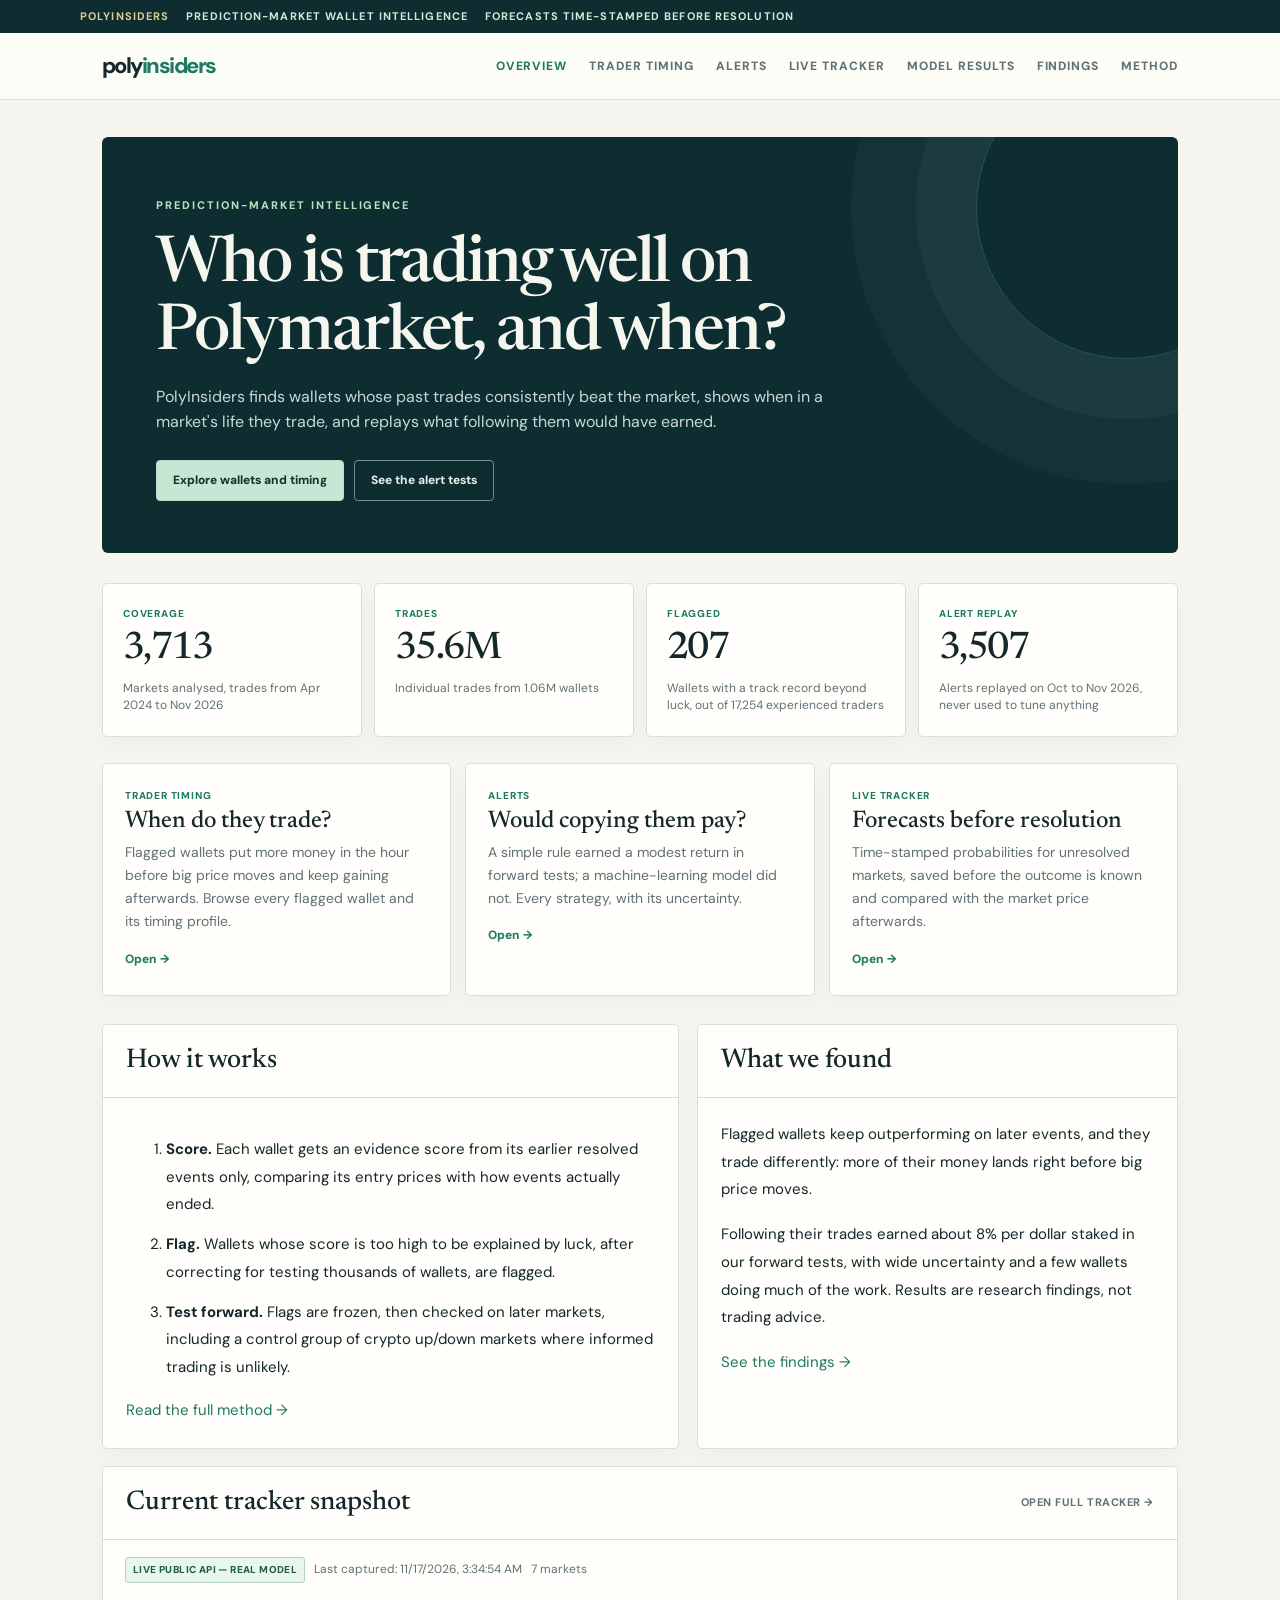
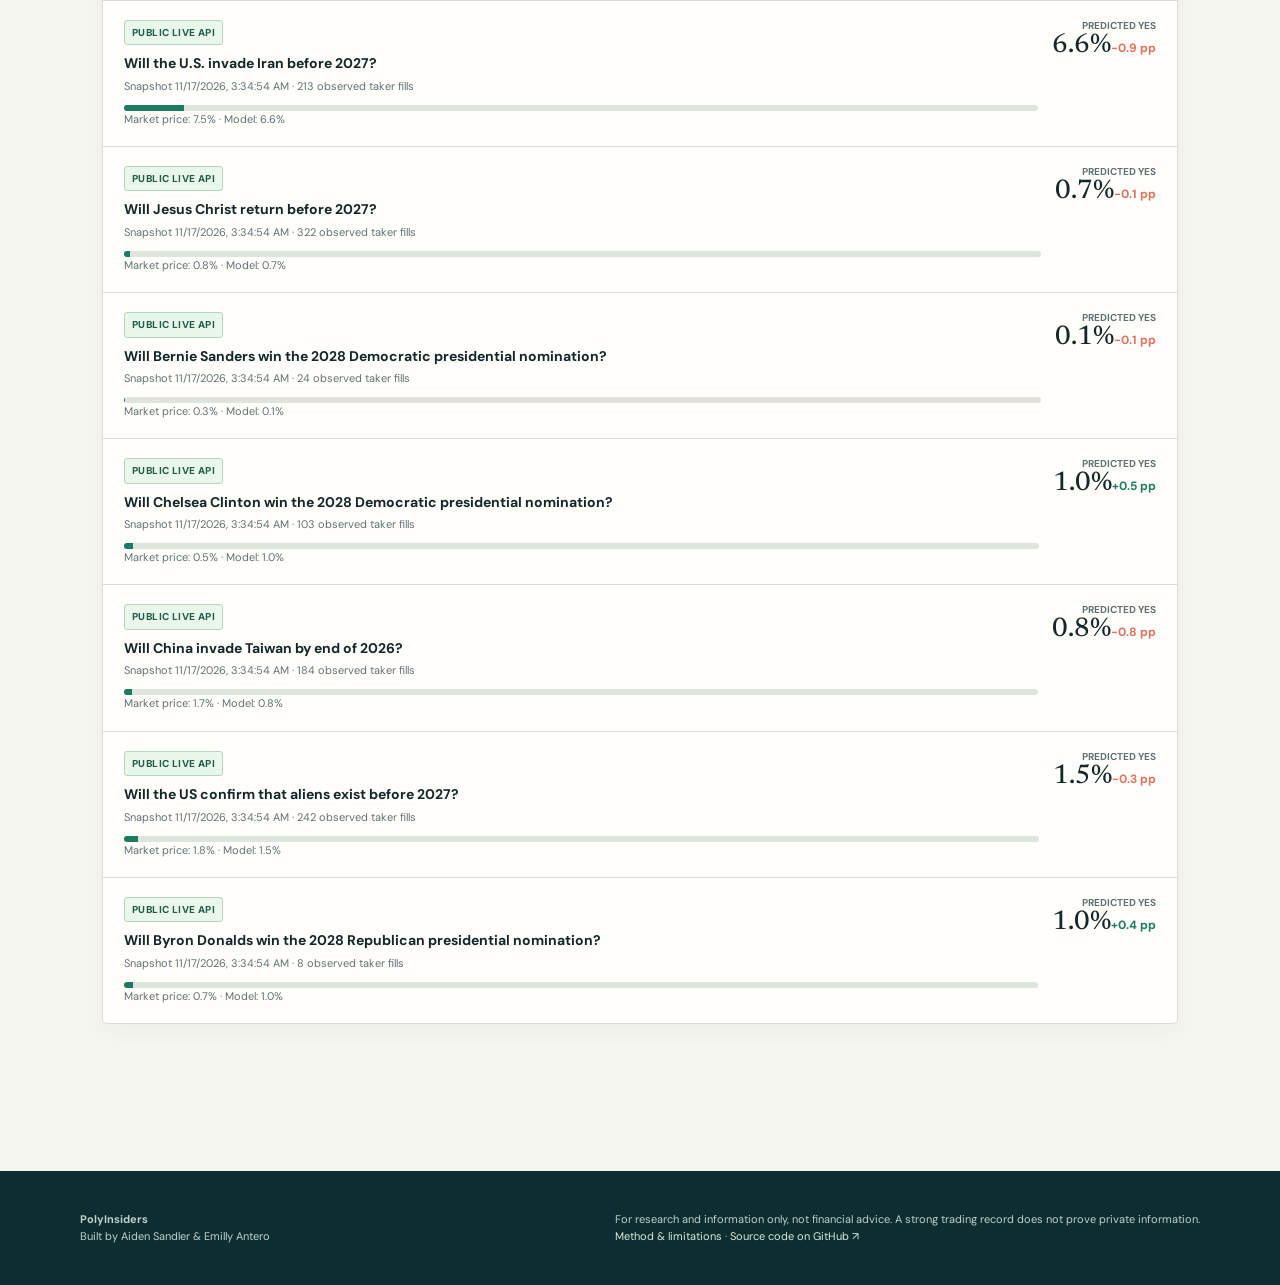
<file: web/index.html>
<!doctype html><html lang="en"><head><meta charset="utf-8"><meta name="viewport" content="width=device-width, initial-scale=1"><meta name="description" content="PolyInsiders tracks Polymarket wallets with unusually strong track records, shows when they trade, and replays what following them would have earned."><title>PolyInsiders | Who is trading well on Polymarket, and when?</title><link rel="stylesheet" href="assets/style.css?v=20261117b"><link rel="icon" href="data:image/svg+xml,%3Csvg xmlns=%27http://www.w3.org/2000/svg%27 viewBox=%270 0 32 32%27%3E%3Crect width=%2732%27 height=%2732%27 rx=%276%27 fill=%27%230e2f2a%27/%3E%3Ctext x=%2716%27 y=%2723%27 font-family=%27Georgia,serif%27 font-size=%2720%27 font-weight=%27bold%27 text-anchor=%27middle%27 fill=%27%2343c59e%27%3Ep%3C/text%3E%3C/svg%3E">
<style>.cards{display:grid;grid-template-columns:repeat(3,minmax(0,1fr));gap:14px;margin:8px 0 28px}.card{display:block;border:1px solid var(--border);background:var(--panel);border-radius:5px;padding:24px 22px;box-shadow:var(--shadow);color:inherit}.card:hover{text-decoration:none;border-color:#8fb59c}.card h3{font:500 24px 'Newsreader',Georgia,serif;margin:6px 0 8px}.card p{margin:0 0 12px;font-size:14px;line-height:1.65;color:var(--muted)}.card .go{font-size:12px;font-weight:800;color:var(--green)}@media(max-width:820px){.cards{grid-template-columns:1fr}}.steps{counter-reset:s}.steps li{margin-bottom:12px}</style></head><body><div id="ticker"></div><div id="hdr"></div><main>
<section class="hero"><span class="eyebrow">Prediction-market intelligence</span><h1>Who is trading well on Polymarket, and when?</h1><p>PolyInsiders finds wallets whose past trades consistently beat the market, shows when in a market's life they trade, and replays what following them would have earned.</p><div class="actions"><a class="btn" href="timing.html">Explore wallets and timing</a><a class="btn secondary" href="alerts.html">See the alert tests</a></div></section>
<div class="kpis"><div class="metric"><div class="tag">Coverage</div><div class="val">3,713</div><div class="lbl">Markets analysed, trades from Apr 2024 to Nov 2026</div></div><div class="metric"><div class="tag">Trades</div><div class="val">35.6M</div><div class="lbl">Individual trades from 1.06M wallets</div></div><div class="metric"><div class="tag">Flagged</div><div class="val">207</div><div class="lbl">Wallets with a track record beyond luck, out of 17,254 experienced traders</div></div><div class="metric"><div class="tag">Alert replay</div><div class="val">3,507</div><div class="lbl">Alerts replayed on Oct to Nov 2026, never used to tune anything</div></div></div>
<div class="cards"><a class="card" href="timing.html"><div class="tag" style="font-size:10px;font-weight:800;letter-spacing:.08em;color:var(--green);text-transform:uppercase">Trader timing</div><h3>When do they trade?</h3><p>Flagged wallets put more money in the hour before big price moves and keep gaining afterwards. Browse every flagged wallet and its timing profile.</p><span class="go">Open →</span></a><a class="card" href="alerts.html"><div class="tag" style="font-size:10px;font-weight:800;letter-spacing:.08em;color:var(--green);text-transform:uppercase">Alerts</div><h3>Would copying them pay?</h3><p>A simple rule earned a modest return in forward tests; a machine-learning model did not. Every strategy, with its uncertainty.</p><span class="go">Open →</span></a><a class="card" href="tracker.html"><div class="tag" style="font-size:10px;font-weight:800;letter-spacing:.08em;color:var(--green);text-transform:uppercase">Live tracker</div><h3>Forecasts before resolution</h3><p>Time-stamped probabilities for unresolved markets, saved before the outcome is known and compared with the market price afterwards.</p><span class="go">Open →</span></a></div>
<section class="grid"><div class="panel"><div class="hd"><h2>How it works</h2></div><div class="bd prose"><ol class="steps"><li><strong>Score.</strong> Each wallet gets an evidence score from its earlier resolved events only, comparing its entry prices with how events actually ended.</li><li><strong>Flag.</strong> Wallets whose score is too high to be explained by luck, after correcting for testing thousands of wallets, are flagged.</li><li><strong>Test forward.</strong> Flags are frozen, then checked on later markets, including a control group of crypto up/down markets where informed trading is unlikely.</li></ol><a href="methodology.html">Read the full method →</a></div></div>
<div class="panel"><div class="hd"><h2>What we found</h2></div><div class="bd prose"><p>Flagged wallets keep outperforming on later events, and they trade differently: more of their money lands right before big price moves.</p><p>Following their trades earned about 8% per dollar staked in our forward tests, with wide uncertainty and a few wallets doing much of the work. Results are research findings, not trading advice.</p><a href="findings.html">See the findings →</a></div></div></section>
<section class="panel"><div class="hd"><h2>Current tracker snapshot</h2><a href="tracker.html" class="sub">Open full tracker →</a></div><div id="live-status" class="statusline" style="padding:0 22px"></div><div id="market-feed"></div></section>
</main><div id="ftr"></div><script src="assets/app.js?v=20261117b"></script><script>layout('index.html');loadLive();</script></body></html>
</file>
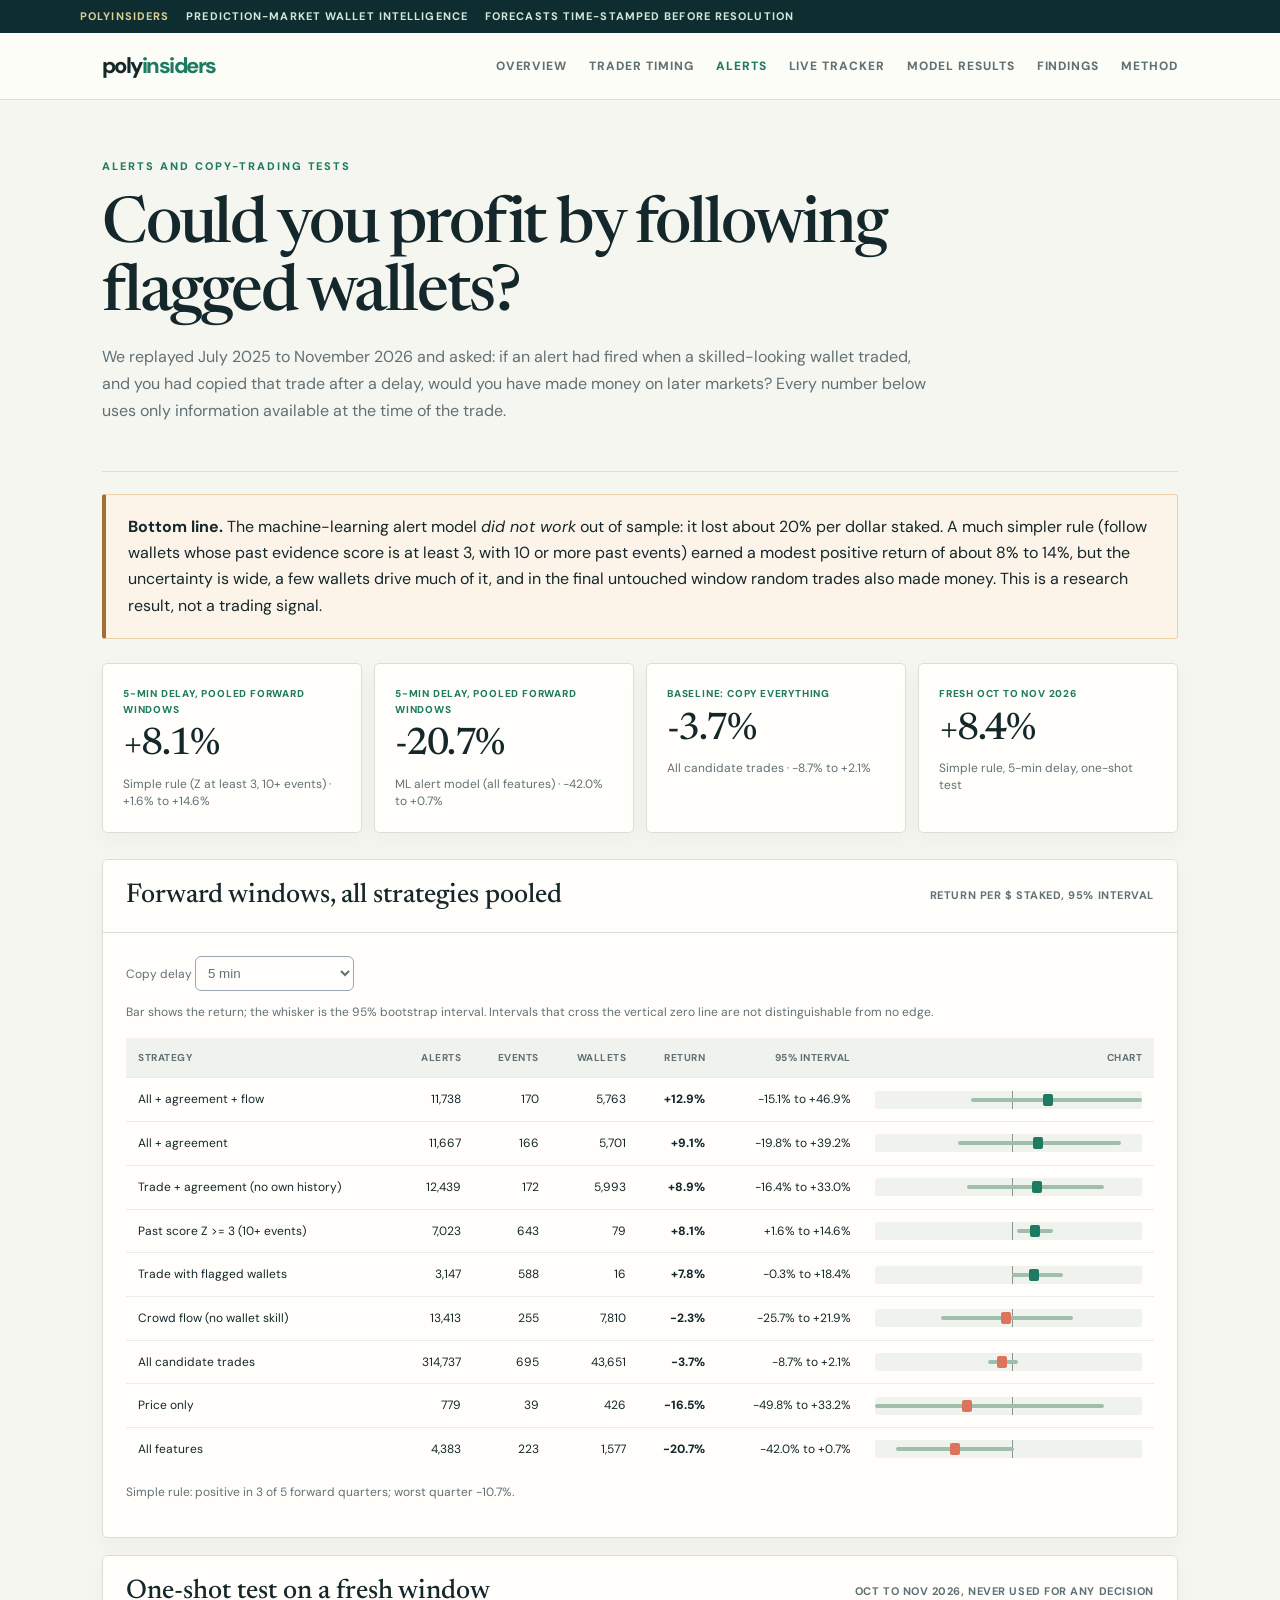
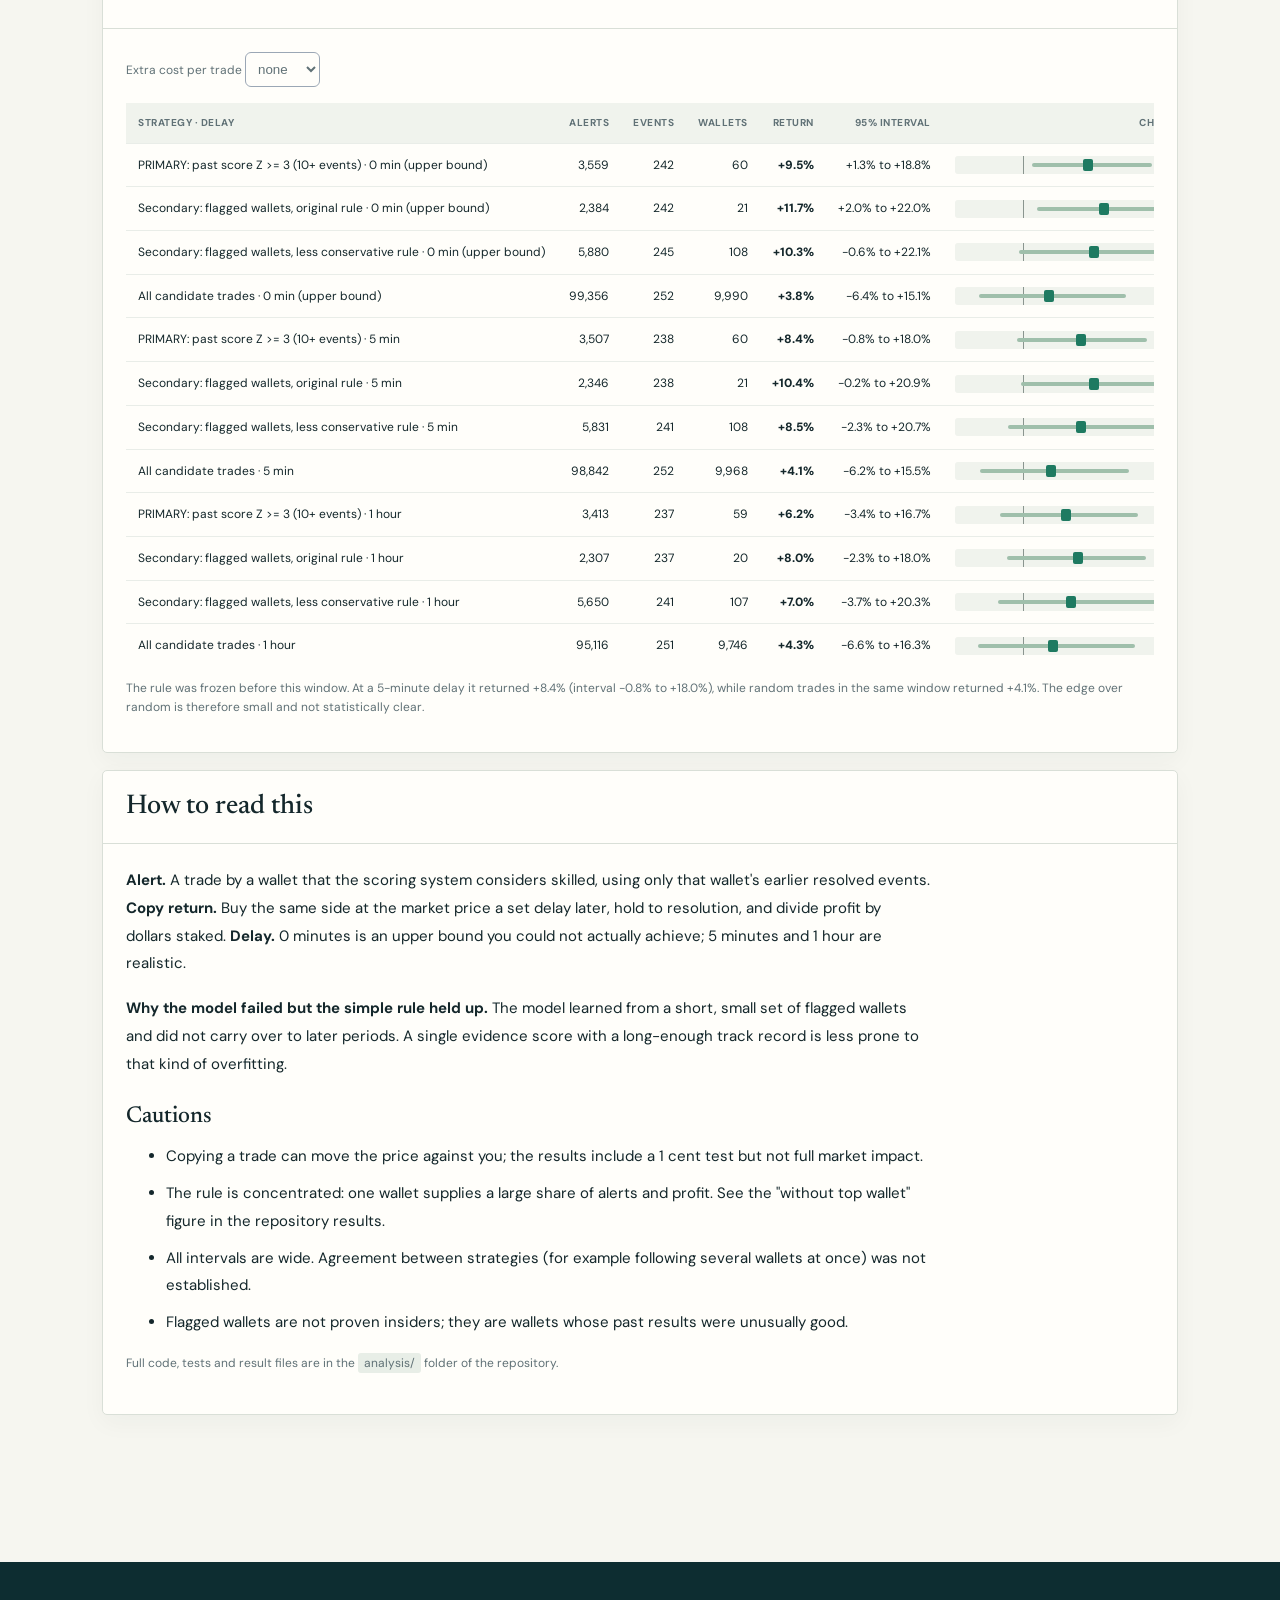
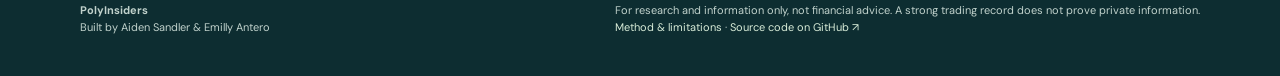
<file: web/alerts.html>
<!doctype html>
<html lang="en">
<head>
<meta charset="utf-8">
<meta name="viewport" content="width=device-width,initial-scale=1">
<title>PolyInsiders | Alerts and copy-trading tests</title>
<link rel="stylesheet" href="assets/style.css?v=20261117b"><link rel="icon" href="data:image/svg+xml,%3Csvg xmlns=%27http://www.w3.org/2000/svg%27 viewBox=%270 0 32 32%27%3E%3Crect width=%2732%27 height=%2732%27 rx=%276%27 fill=%27%230e2f2a%27/%3E%3Ctext x=%2716%27 y=%2723%27 font-family=%27Georgia,serif%27 font-size=%2720%27 font-weight=%27bold%27 text-anchor=%27middle%27 fill=%27%2343c59e%27%3Ep%3C/text%3E%3C/svg%3E">
<style>
.ci{position:relative;height:18px;background:#f0f3ed;border-radius:3px;min-width:220px}
.ci .zero{position:absolute;top:0;bottom:0;width:1px;background:#8a958f}
.ci .rng{position:absolute;top:7px;height:4px;background:#9fbfab;border-radius:2px}
.ci .pt{position:absolute;top:3px;width:10px;height:12px;margin-left:-5px;background:var(--green);border-radius:2px}
.ci .pt.neg{background:var(--coral)}
td.num{font-variant-numeric:tabular-nums}
.sel{margin:0 0 16px;display:flex;gap:12px;flex-wrap:wrap;align-items:center;font-size:12px;color:var(--muted)}
.sel select{padding:8px;border:1px solid #9ba7b5;border-radius:6px;background:transparent;color:inherit}
</style>
</head>
<body>
<div id="ticker"></div>
<div id="hdr"></div>
<main>
<div class="pagehead">
<span class="eyebrow">Alerts and copy-trading tests</span>
<h1>Could you profit by following flagged wallets?</h1>
<p class="lead">
We replayed July 2025 to November 2026 and asked: if an alert had fired when a skilled-looking wallet traded,
and you had copied that trade after a delay, would you have made money on later markets?
Every number below uses only information available at the time of the trade.
</p>
</div>

<div class="callout warning"><p><strong>Bottom line.</strong>
The machine-learning alert model <em>did not work</em> out of sample: it lost about 20% per dollar staked.
A much simpler rule (follow wallets whose past evidence score is at least 3, with 10 or more past events)
earned a modest positive return of about 8% to 14%, but the uncertainty is wide, a few wallets drive much of it,
and in the final untouched window random trades also made money. This is a research result, not a trading signal.</p></div>

<div class="kpis" id="kpis"></div>

<section class="panel"><div class="hd"><h2>Forward windows, all strategies pooled</h2><span class="sub">Return per $ staked, 95% interval</span></div>
<div class="bd">
<div class="sel"><label>Copy delay <select id="delay"></select></label>
<span>Bar shows the return; the whisker is the 95% bootstrap interval. Intervals that cross the vertical zero line are not distinguishable from no edge.</span></div>
<div class="tw"><table id="pool"></table></div>
<p class="small" id="poolnote"></p>
</div></section>

<section class="panel"><div class="hd"><h2>One-shot test on a fresh window</h2><span class="sub">Oct to Nov 2026, never used for any decision</span></div>
<div class="bd">
<div class="sel"><label>Extra cost per trade <select id="slip"><option value="0">none</option><option value="0.01">1 cent</option></select></label></div>
<div class="tw"><table id="fresh"></table></div>
<p class="small">The rule was frozen before this window. At a 5-minute delay it returned +8.4% (interval -0.8% to +18.0%), while random trades in the same window returned +4.1%. The edge over random is therefore small and not statistically clear.</p>
</div></section>

<section class="panel"><div class="hd"><h2>How to read this</h2></div><div class="bd prose">
<p><strong>Alert.</strong> A trade by a wallet that the scoring system considers skilled, using only that wallet's earlier resolved events.
<strong>Copy return.</strong> Buy the same side at the market price a set delay later, hold to resolution, and divide profit by dollars staked.
<strong>Delay.</strong> 0 minutes is an upper bound you could not actually achieve; 5 minutes and 1 hour are realistic.</p>
<p><strong>Why the model failed but the simple rule held up.</strong> The model learned from a short, small set of flagged wallets and did not carry over to later periods.
A single evidence score with a long-enough track record is less prone to that kind of overfitting.</p>
<h3>Cautions</h3>
<ul>
<li>Copying a trade can move the price against you; the results include a 1 cent test but not full market impact.</li>
<li>The rule is concentrated: one wallet supplies a large share of alerts and profit. See the "without top wallet" figure in the repository results.</li>
<li>All intervals are wide. Agreement between strategies (for example following several wallets at once) was not established.</li>
<li>Flagged wallets are not proven insiders; they are wallets whose past results were unusually good.</li>
</ul>
<p class="small">Full code, tests and result files are in the <span class="inline-code">analysis/</span> folder of the repository.</p>
</div></section>
</main>
<div id="ftr"></div>
<script src="assets/app.js?v=20261117b"></script>
<script>
layout('alerts.html');
const P=(v)=>(v>=0?'+':'')+fmt(v*100,1)+'%';
function whisker(r,lo,hi,rng){const sc=v=>Math.max(0,Math.min(100,(v-rng[0])/(rng[1]-rng[0])*100));
 return '<div class="ci"><div class="zero" style="left:'+sc(0)+'%"></div><div class="rng" style="left:'+sc(lo)+'%;width:'+(sc(hi)-sc(lo))+'%"></div><div class="pt'+(r<0?' neg':'')+'" style="left:'+sc(r)+'%"></div></div>'}
function table(el,rows,cols,label){
 const lo=Math.min(-.1,...rows.map(r=>r.roi_lo)),hi=Math.max(.1,...rows.map(r=>r.roi_hi));
 el.innerHTML='<thead><tr><th>'+label+'</th><th>Alerts</th><th>Events</th><th>Wallets</th><th>Return</th><th>95% interval</th><th style="min-width:240px">Chart</th></tr></thead><tbody>'+
 rows.map(r=>'<tr><td>'+esc(r.strategy)+'</td><td class="num">'+num(r.alerts)+'</td><td class="num">'+num(r.events)+'</td><td class="num">'+num(r.wallets)+'</td><td class="num"><strong>'+P(r.roi)+'</strong></td><td class="num">'+P(r.roi_lo)+' to '+P(r.roi_hi)+'</td><td>'+whisker(r.roi,r.roi_lo,r.roi_hi,[lo,hi])+'</td></tr>').join('')+'</tbody>';
}
getJSON('data/alerts.json').then(D=>{
 const delays=[...new Set(D.pooled.map(r=>r.delay))];
 $('delay').innerHTML=delays.map(d=>'<option'+(d==='5 min'?' selected':'')+'>'+esc(d)+'</option>').join('');
 const draw=()=>{const d=$('delay').value;const rows=D.pooled.filter(r=>r.delay===d).sort((a,b)=>b.roi-a.roi);table($('pool'),rows,0,'Strategy');
  const w=rows.find(r=>r.strategy.startsWith('Past score'));$('poolnote').textContent=w?('Simple rule: positive in '+w.windows_positive+' of '+w.windows+' forward quarters; worst quarter '+P(w.worst_window_roi)+'.'):''};
 $('delay').onchange=draw;draw();
 const m5=D.pooled.filter(r=>r.delay==='5 min');const g=n=>m5.find(r=>r.strategy.startsWith(n));
 const k=[['Simple rule (Z at least 3, 10+ events)',g('Past score'),'5-min delay, pooled forward windows'],['ML alert model (all features)',g('All features'),'5-min delay, pooled forward windows'],['All candidate trades',g('All candidate'),'Baseline: copy everything']];
 $('kpis').innerHTML=k.map(([t,r,s])=>'<div class="metric"><div class="tag">'+esc(s)+'</div><div class="val">'+P(r.roi)+'</div><div class="lbl">'+esc(t)+' · '+P(r.roi_lo)+' to '+P(r.roi_hi)+'</div></div>').join('')+'<div class="metric"><div class="tag">Fresh Oct to Nov 2026</div><div class="val">'+P(D.fresh.find(r=>r.strategy.startsWith('PRIMARY')&&r.delay==='5 min'&&r.slippage===0).roi)+'</div><div class="lbl">Simple rule, 5-min delay, one-shot test</div></div>';
 const drawF=()=>{const s=Number($('slip').value);const rows=D.fresh.filter(r=>r.slippage===s).map(r=>({...r,strategy:r.strategy+' · '+r.delay}));table($('fresh'),rows,0,'Strategy · delay')};
 $('slip').onchange=drawF;drawF();
}).catch(e=>{$('kpis').textContent='Cannot load alerts.json: '+e.message});
</script>
</body></html>
</file>
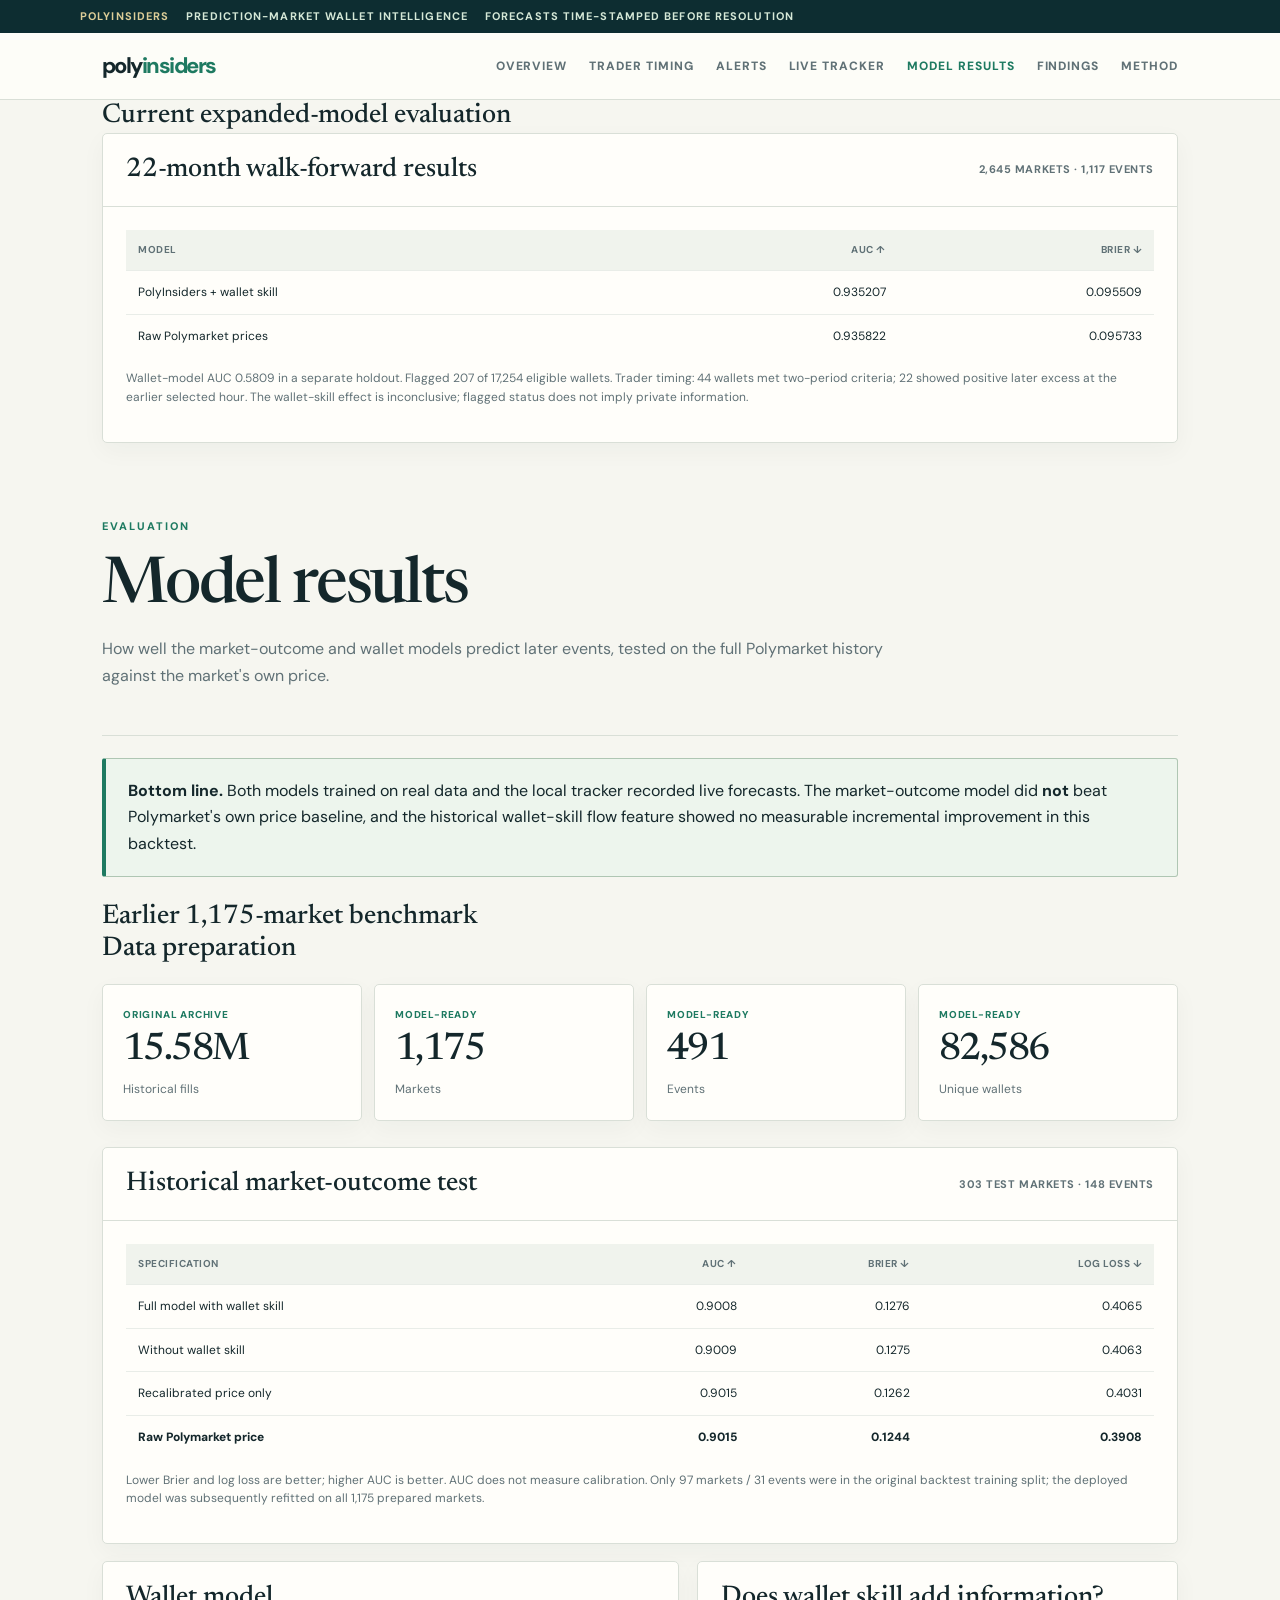
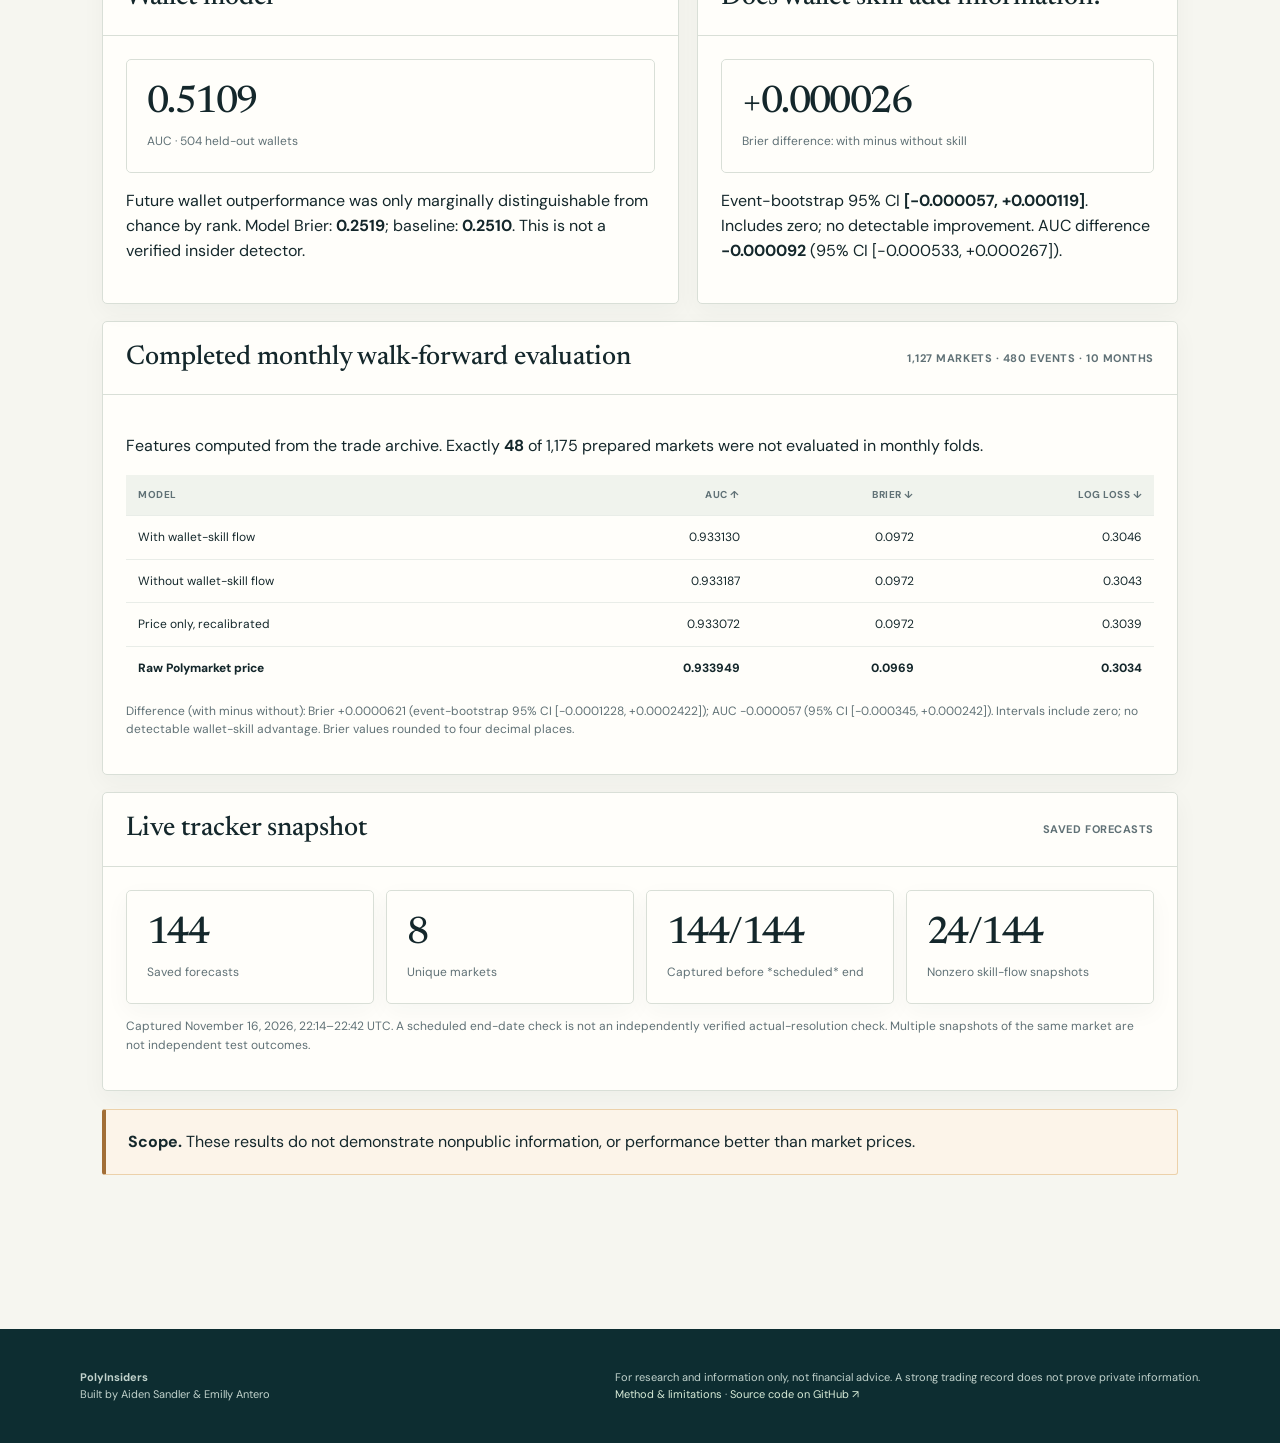
<file: web/empirical.html>
<!doctype html><html lang="en"><head><meta charset="utf-8"><meta name="viewport" content="width=device-width, initial-scale=1"><title>PolyInsiders | Real Results</title><link rel="stylesheet" href="assets/style.css?v=20261117b"><link rel="icon" href="data:image/svg+xml,%3Csvg xmlns=%27http://www.w3.org/2000/svg%27 viewBox=%270 0 32 32%27%3E%3Crect width=%2732%27 height=%2732%27 rx=%276%27 fill=%27%230e2f2a%27/%3E%3Ctext x=%2716%27 y=%2723%27 font-family=%27Georgia,serif%27 font-size=%2720%27 font-weight=%27bold%27 text-anchor=%27middle%27 fill=%27%2343c59e%27%3Ep%3C/text%3E%3C/svg%3E"></head><body><div id="ticker"></div><div id="hdr"></div><main><!-- FINAL-EXPANDED -->
<h2 class="sectiontitle">Current expanded-model evaluation</h2>
<div class="panel">
<div class="hd">
<h2>22-month walk-forward results</h2>
<span class="sub">2,645 markets · 1,117 events</span>
</div>
<div class="bd">
<div class="tw">
<table>
<thead><tr><th>Model</th><th>AUC ↑</th><th>Brier ↓</th></tr></thead>
<tbody>
<tr><td>PolyInsiders + wallet skill</td><td>0.935207</td><td>0.095509</td></tr>
<tr><td>Raw Polymarket prices</td><td>0.935822</td><td>0.095733</td></tr>
</tbody>
</table>
</div>
<p class="small">
Wallet-model AUC 0.5809 in a separate holdout.
Flagged 207 of 17,254 eligible wallets.
Trader timing: 44 wallets met two-period criteria;
22 showed positive later excess at the earlier selected hour.
The wallet-skill effect is inconclusive; flagged status
does not imply private information.
</p>
</div></div>



<div class="pagehead"><span class="eyebrow">Evaluation</span><h1>Model results</h1><p class="lead">How well the market-outcome and wallet models predict later events, tested on the full Polymarket history against the market's own price.</p></div>
<div class="callout"><p><strong>Bottom line.</strong> Both models trained on real data and the local tracker recorded live forecasts. The market-outcome model did <strong>not</strong> beat Polymarket's own price baseline, and the historical wallet-skill flow feature showed no measurable incremental improvement in this backtest.</p></div>
<h2 class="sectiontitle">Earlier 1,175-market benchmark</h2><h2 class="sectiontitle">Data preparation</h2><div class="kpis"><div class="metric"><div class="tag">Original archive</div><div class="val">15.58M</div><div class="lbl">Historical fills</div></div><div class="metric"><div class="tag">Model-ready</div><div class="val">1,175</div><div class="lbl">Markets</div></div><div class="metric"><div class="tag">Model-ready</div><div class="val">491</div><div class="lbl">Events</div></div><div class="metric"><div class="tag">Model-ready</div><div class="val">82,586</div><div class="lbl">Unique wallets</div></div></div>
<div class="panel"><div class="hd"><h2>Historical market-outcome test</h2><span class="sub">303 test markets · 148 events</span></div><div class="bd"><div class="tw"><table><thead><tr><th>Specification</th><th>AUC ↑</th><th>Brier ↓</th><th>Log loss ↓</th></tr></thead><tbody><tr><td>Full model with wallet skill</td><td>0.9008</td><td>0.1276</td><td>0.4065</td></tr><tr><td>Without wallet skill</td><td>0.9009</td><td>0.1275</td><td>0.4063</td></tr><tr><td>Recalibrated price only</td><td>0.9015</td><td>0.1262</td><td>0.4031</td></tr><tr><td><strong>Raw Polymarket price</strong></td><td><strong>0.9015</strong></td><td><strong>0.1244</strong></td><td><strong>0.3908</strong></td></tr></tbody></table></div><p class="small">Lower Brier and log loss are better; higher AUC is better. AUC does not measure calibration. Only 97 markets / 31 events were in the original backtest training split; the deployed model was subsequently refitted on all 1,175 prepared markets.</p></div></div>
<div class="grid"><div class="panel"><div class="hd"><h2>Wallet model</h2></div><div class="bd"><div class="metric" style="box-shadow:none"><div class="val">0.5109</div><div class="lbl">AUC · 504 held-out wallets</div></div><p>Future wallet outperformance was only marginally distinguishable from chance by rank. Model Brier: <strong>0.2519</strong>; baseline: <strong>0.2510</strong>. This is not a verified insider detector.</p></div></div><div class="panel"><div class="hd"><h2>Does wallet skill add information?</h2></div><div class="bd"><div class="metric" style="box-shadow:none"><div class="val">+0.000026</div><div class="lbl">Brier difference: with minus without skill</div></div><p>Event-bootstrap 95% CI <strong>[-0.000057, +0.000119]</strong>. Includes zero; no detectable improvement. AUC difference <strong>-0.000092</strong> (95% CI [-0.000533, +0.000267]).</p></div></div></div>
<div class="panel"><div class="hd"><h2>Completed monthly walk-forward evaluation</h2><span class="sub">1,127 markets · 480 events · 10 months</span></div><div class="bd"><p>Features computed from the trade archive. Exactly <strong>48</strong> of 1,175 prepared markets were not evaluated in monthly folds.</p><div class="tw"><table><thead><tr><th>Model</th><th>AUC ↑</th><th>Brier ↓</th><th>Log loss ↓</th></tr></thead><tbody><tr><td>With wallet-skill flow</td><td>0.933130</td><td>0.0972</td><td>0.3046</td></tr><tr><td>Without wallet-skill flow</td><td>0.933187</td><td>0.0972</td><td>0.3043</td></tr><tr><td>Price only, recalibrated</td><td>0.933072</td><td>0.0972</td><td>0.3039</td></tr><tr><td><strong>Raw Polymarket price</strong></td><td><strong>0.933949</strong></td><td><strong>0.0969</strong></td><td><strong>0.3034</strong></td></tr></tbody></table></div><p class="small">Difference (with minus without): Brier +0.0000621 (event-bootstrap 95% CI [-0.0001228, +0.0002422]); AUC -0.000057 (95% CI [-0.000345, +0.000242]). Intervals include zero; no detectable wallet-skill advantage. Brier values rounded to four decimal places.</p></div></div>
<div class="panel"><div class="hd"><h2>Live tracker snapshot</h2><span class="sub">Saved forecasts</span></div><div class="bd"><div class="kpis" style="margin:0"><div class="metric"><div class="val">144</div><div class="lbl">Saved forecasts</div></div><div class="metric"><div class="val">8</div><div class="lbl">Unique markets</div></div><div class="metric"><div class="val">144/144</div><div class="lbl">Captured before *scheduled* end</div></div><div class="metric"><div class="val">24/144</div><div class="lbl">Nonzero skill-flow snapshots</div></div></div><p class="small" style="margin-top:13px">Captured November 16, 2026, 22:14–22:42 UTC. A scheduled end-date check is not an independently verified actual-resolution check. Multiple snapshots of the same market are not independent test outcomes.</p></div></div>

<div class="callout warning"><p><strong>Scope.</strong> These results do not demonstrate nonpublic information, or performance better than market prices.</p></div>
</main><div id="ftr"></div><script src="assets/app.js?v=20261117b"></script><script>layout('empirical.html');getJSON('data/walk_forward_evaluation.json').then(r=>{let el=document.getElementById('walk-forward-status');if(!el)return;let src=String(r.model_provenance_source||'not recorded');let metrics=r.metrics||{};let a=metrics.with_skill||{};let b=metrics.raw_market_price||{};el.innerHTML='<p><strong>Fold results file found.</strong> '+esc(r.n_monthly_folds)+' monthly folds; '+esc(r.evaluated_markets)+' test markets; '+esc(r.evaluated_events)+' test events. Provenance: '+esc(src)+'.</p><p>With skill — Brier '+esc(a.brier)+'; AUC '+esc(a.auc)+'. Raw public price — Brier '+esc(b.brier)+'; AUC '+esc(b.auc)+'.</p><p class="small">Historical backtest only; validate the source and output before reporting. This does not score live prospective events.</p>';}).catch(()=>{});</script></body></html>
</file>
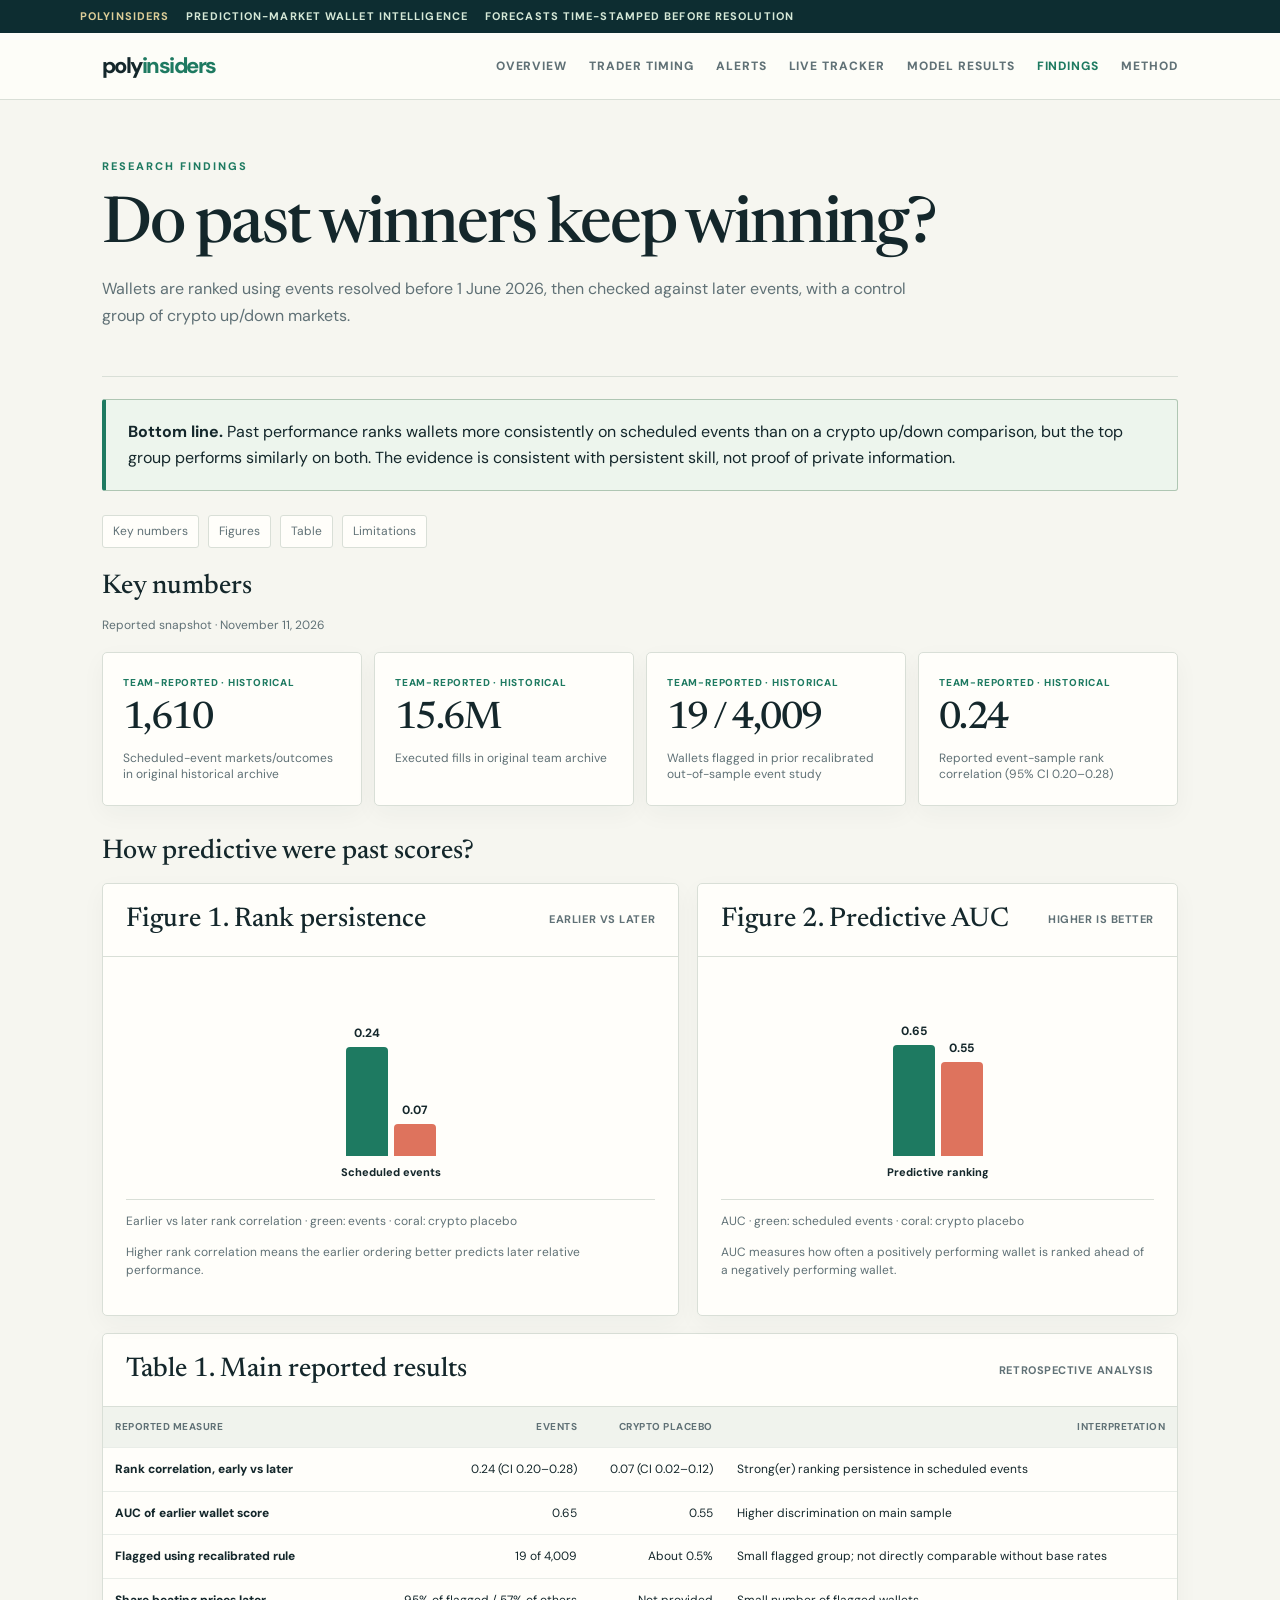
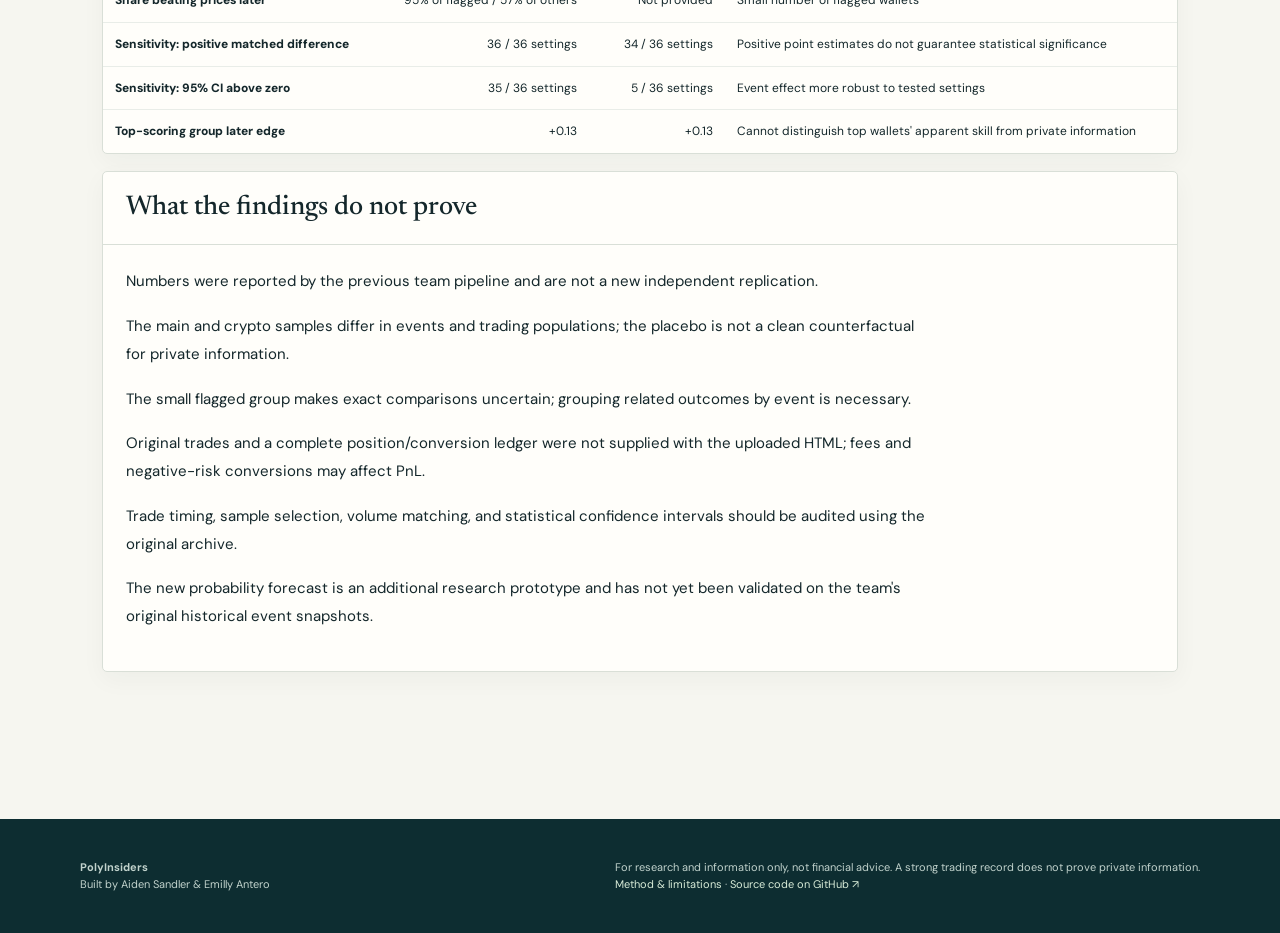
<file: web/findings.html>
<!doctype html><html lang="en"><head><meta charset="utf-8"><meta name="viewport" content="width=device-width, initial-scale=1"><title>PolyInsiders | Findings</title><link rel="stylesheet" href="assets/style.css?v=20261117b"><link rel="icon" href="data:image/svg+xml,%3Csvg xmlns=%27http://www.w3.org/2000/svg%27 viewBox=%270 0 32 32%27%3E%3Crect width=%2732%27 height=%2732%27 rx=%276%27 fill=%27%230e2f2a%27/%3E%3Ctext x=%2716%27 y=%2723%27 font-family=%27Georgia,serif%27 font-size=%2720%27 font-weight=%27bold%27 text-anchor=%27middle%27 fill=%27%2343c59e%27%3Ep%3C/text%3E%3C/svg%3E"></head><body><div id="ticker"></div><div id="hdr"></div><main>



<div class="pagehead"><span class="eyebrow">Research findings</span><h1>Do past winners keep winning?</h1><p class="lead">Wallets are ranked using events resolved before 1 June 2026, then checked against later events, with a control group of crypto up/down markets.</p></div>
<div class="callout"><p><strong>Bottom line.</strong> <span id="history-summary">Previous results showed persistent differences in wallet performance; this is not proof of private information.</span></p></div>
<div class="toc"><a href="#numbers">Key numbers</a><a href="#figures">Figures</a><a href="#table">Table</a><a href="#caveats">Limitations</a></div>
<h2 id="numbers" class="sectiontitle">Key numbers</h2><p class="small">Reported snapshot · <span id="reported-at"></span></p><div id="hist-kpis" class="kpis"></div>
<h2 id="figures" class="sectiontitle" style="margin:30px 0 14px">How predictive were past scores?</h2><div class="grid"><div class="panel"><div class="hd"><h2>Figure 1. Rank persistence</h2><span class="sub">Earlier vs later</span></div><div class="bd"><div id="rank-chart"></div><p class="small">Higher rank correlation means the earlier ordering better predicts later relative performance.</p></div></div><div class="panel"><div class="hd"><h2>Figure 2. Predictive AUC</h2><span class="sub">Higher is better</span></div><div class="bd"><div id="auc-chart"></div><p class="small">AUC measures how often a positively performing wallet is ranked ahead of a negatively performing wallet.</p></div></div></div>
<section class="panel" id="table"><div class="hd"><h2>Table 1. Main reported results</h2><span class="sub">Retrospective analysis</span></div><div id="result-table"></div></section>
<section class="panel" id="caveats"><div class="hd"><h2>What the findings do not prove</h2></div><div class="bd prose" id="scope-notes"></div></section>

</main><div id="ftr"></div><script src="assets/app.js?v=20261117b"></script><script>layout('findings.html');renderHistory();</script></body></html>
</file>
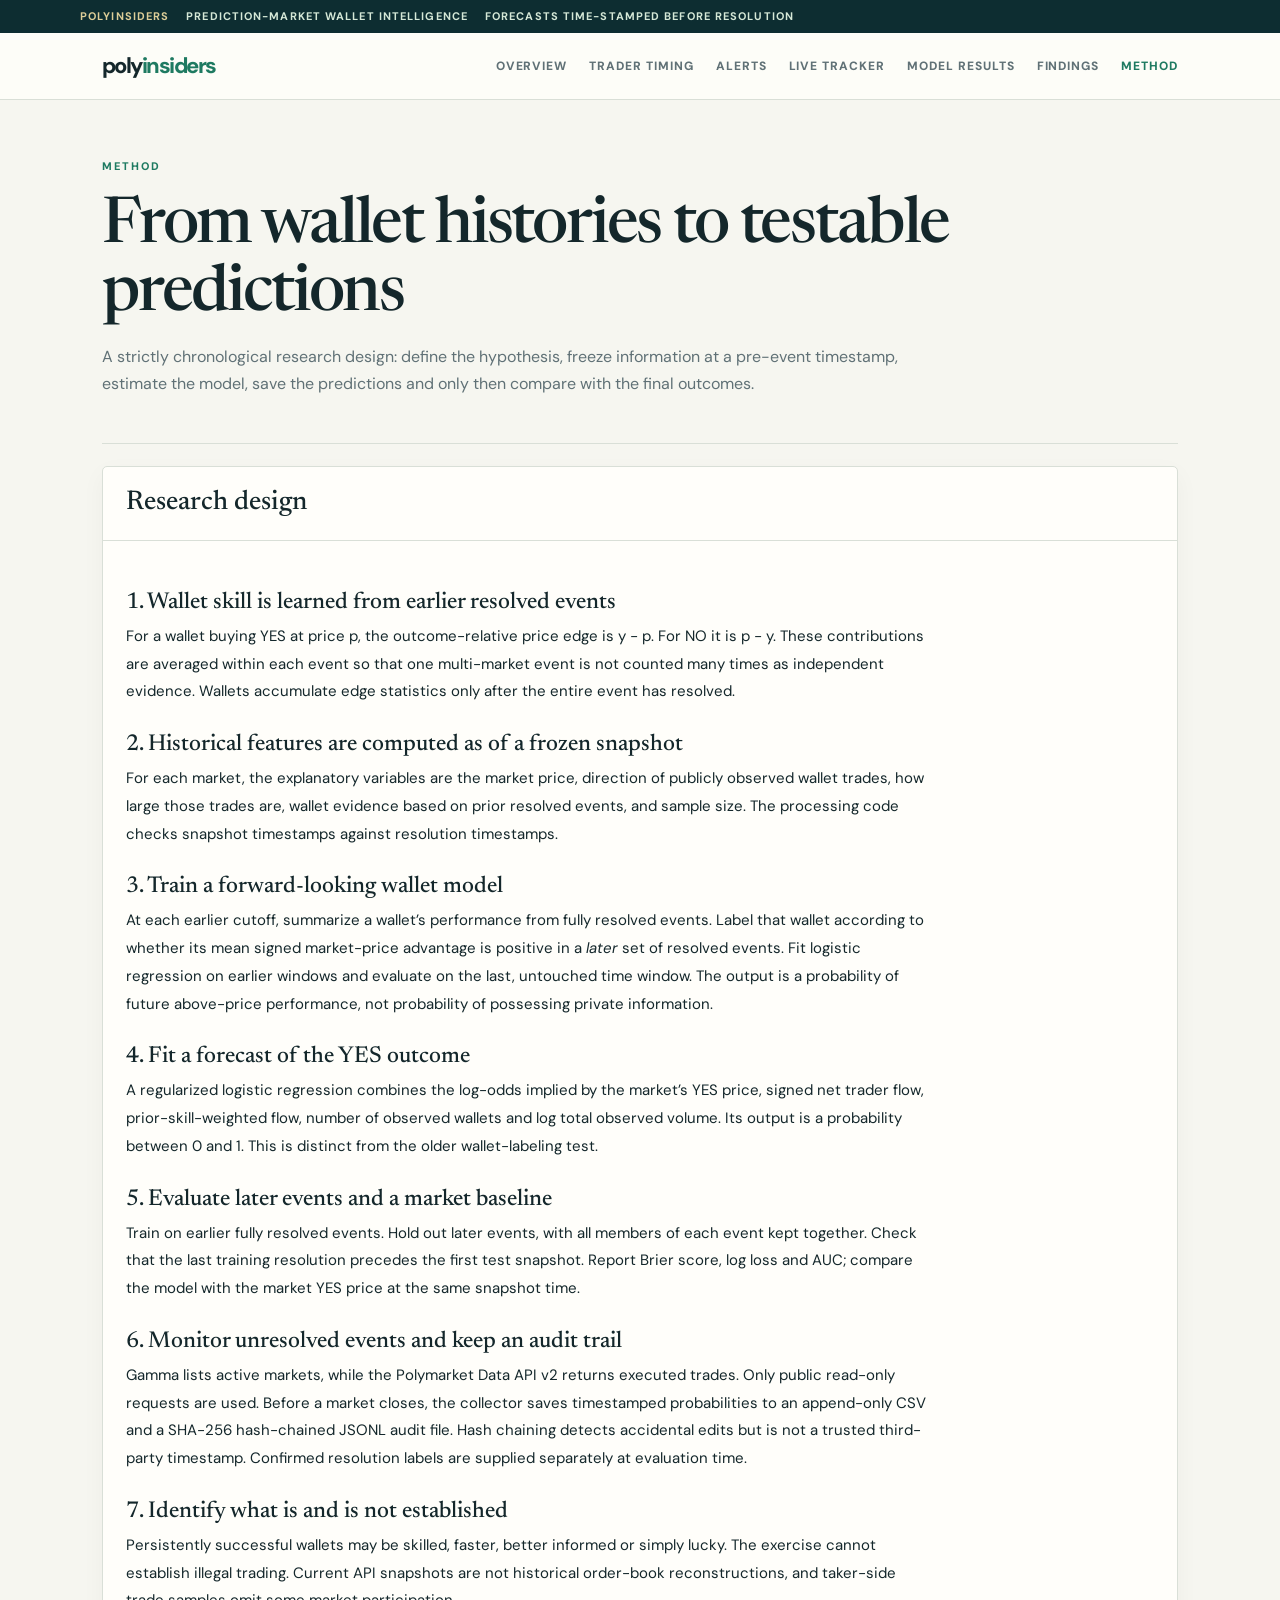
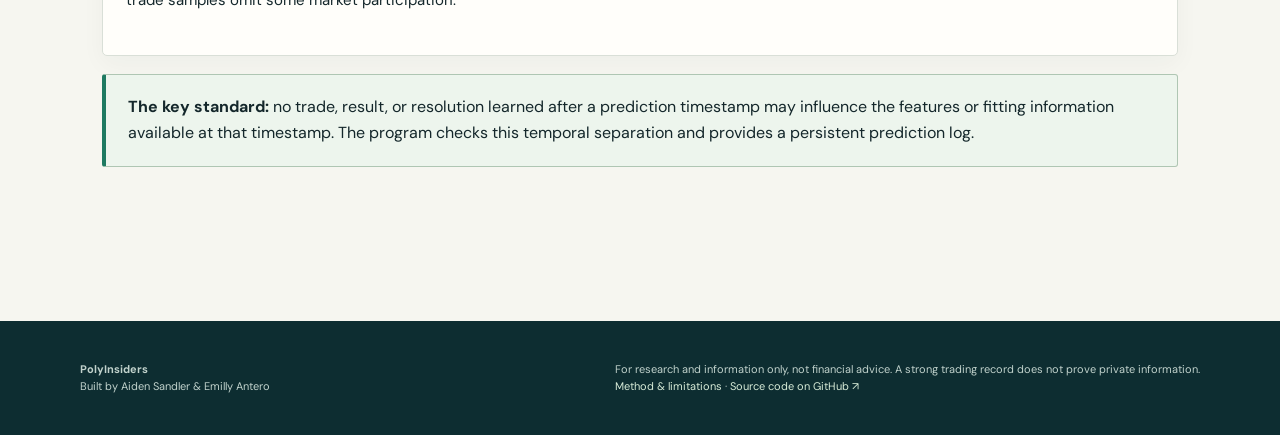
<file: web/methodology.html>
<!doctype html><html lang="en"><head><meta charset="utf-8"><meta name="viewport" content="width=device-width, initial-scale=1"><title>PolyInsiders | Method and Limitations</title><link rel="stylesheet" href="assets/style.css?v=20261117b"><link rel="icon" href="data:image/svg+xml,%3Csvg xmlns=%27http://www.w3.org/2000/svg%27 viewBox=%270 0 32 32%27%3E%3Crect width=%2732%27 height=%2732%27 rx=%276%27 fill=%27%230e2f2a%27/%3E%3Ctext x=%2716%27 y=%2723%27 font-family=%27Georgia,serif%27 font-size=%2720%27 font-weight=%27bold%27 text-anchor=%27middle%27 fill=%27%2343c59e%27%3Ep%3C/text%3E%3C/svg%3E"></head><body><div id="ticker"></div><div id="hdr"></div><main>
<div class="pagehead"><span class="eyebrow">Method</span><h1>From wallet histories to testable predictions</h1><p class="lead">A strictly chronological research design: define the hypothesis, freeze information at a pre-event timestamp, estimate the model, save the predictions and only then compare with the final outcomes.</p></div>
<div class="panel"><div class="hd"><h2>Research design</h2></div><div class="bd prose">
<h3>1. Wallet skill is learned from earlier resolved events</h3><p>For a wallet buying YES at price p, the outcome-relative price edge is y − p. For NO it is p − y. These contributions are averaged within each event so that one multi-market event is not counted many times as independent evidence. Wallets accumulate edge statistics only after the entire event has resolved.</p>
<h3>2. Historical features are computed as of a frozen snapshot</h3><p>For each market, the explanatory variables are the market price, direction of publicly observed wallet trades, how large those trades are, wallet evidence based on prior resolved events, and sample size. The processing code checks snapshot timestamps against resolution timestamps.</p>
<h3>3. Train a forward-looking wallet model</h3><p>At each earlier cutoff, summarize a wallet’s performance from fully resolved events. Label that wallet according to whether its mean signed market-price advantage is positive in a <em>later</em> set of resolved events. Fit logistic regression on earlier windows and evaluate on the last, untouched time window. The output is a probability of future above-price performance, not probability of possessing private information.</p><h3>4. Fit a forecast of the YES outcome</h3><p>A regularized logistic regression combines the log-odds implied by the market’s YES price, signed net trader flow, prior-skill-weighted flow, number of observed wallets and log total observed volume. Its output is a probability between 0 and 1. This is distinct from the older wallet-labeling test.</p>
<h3>5. Evaluate later events and a market baseline</h3><p>Train on earlier fully resolved events. Hold out later events, with all members of each event kept together. Check that the last training resolution precedes the first test snapshot. Report Brier score, log loss and AUC; compare the model with the market YES price at the same snapshot time.</p>
<h3>6. Monitor unresolved events and keep an audit trail</h3><p>Gamma lists active markets, while the Polymarket Data API v2 returns executed trades. Only public read-only requests are used. Before a market closes, the collector saves timestamped probabilities to an append-only CSV and a SHA-256 hash-chained JSONL audit file. Hash chaining detects accidental edits but is not a trusted third-party timestamp. Confirmed resolution labels are supplied separately at evaluation time.</p>
<h3>7. Identify what is and is not established</h3><p>Persistently successful wallets may be skilled, faster, better informed or simply lucky. The exercise cannot establish illegal trading. Current API snapshots are not historical order-book reconstructions, and taker-side trade samples omit some market participation.</p>
</div></div><div class="callout"><p><strong>The key standard:</strong> no trade, result, or resolution learned after a prediction timestamp may influence the features or fitting information available at that timestamp. The program checks this temporal separation and provides a persistent prediction log.</p></div>
</main><div id="ftr"></div><script src="assets/app.js?v=20261117b"></script><script>layout('methodology.html');</script></body></html>
</file>
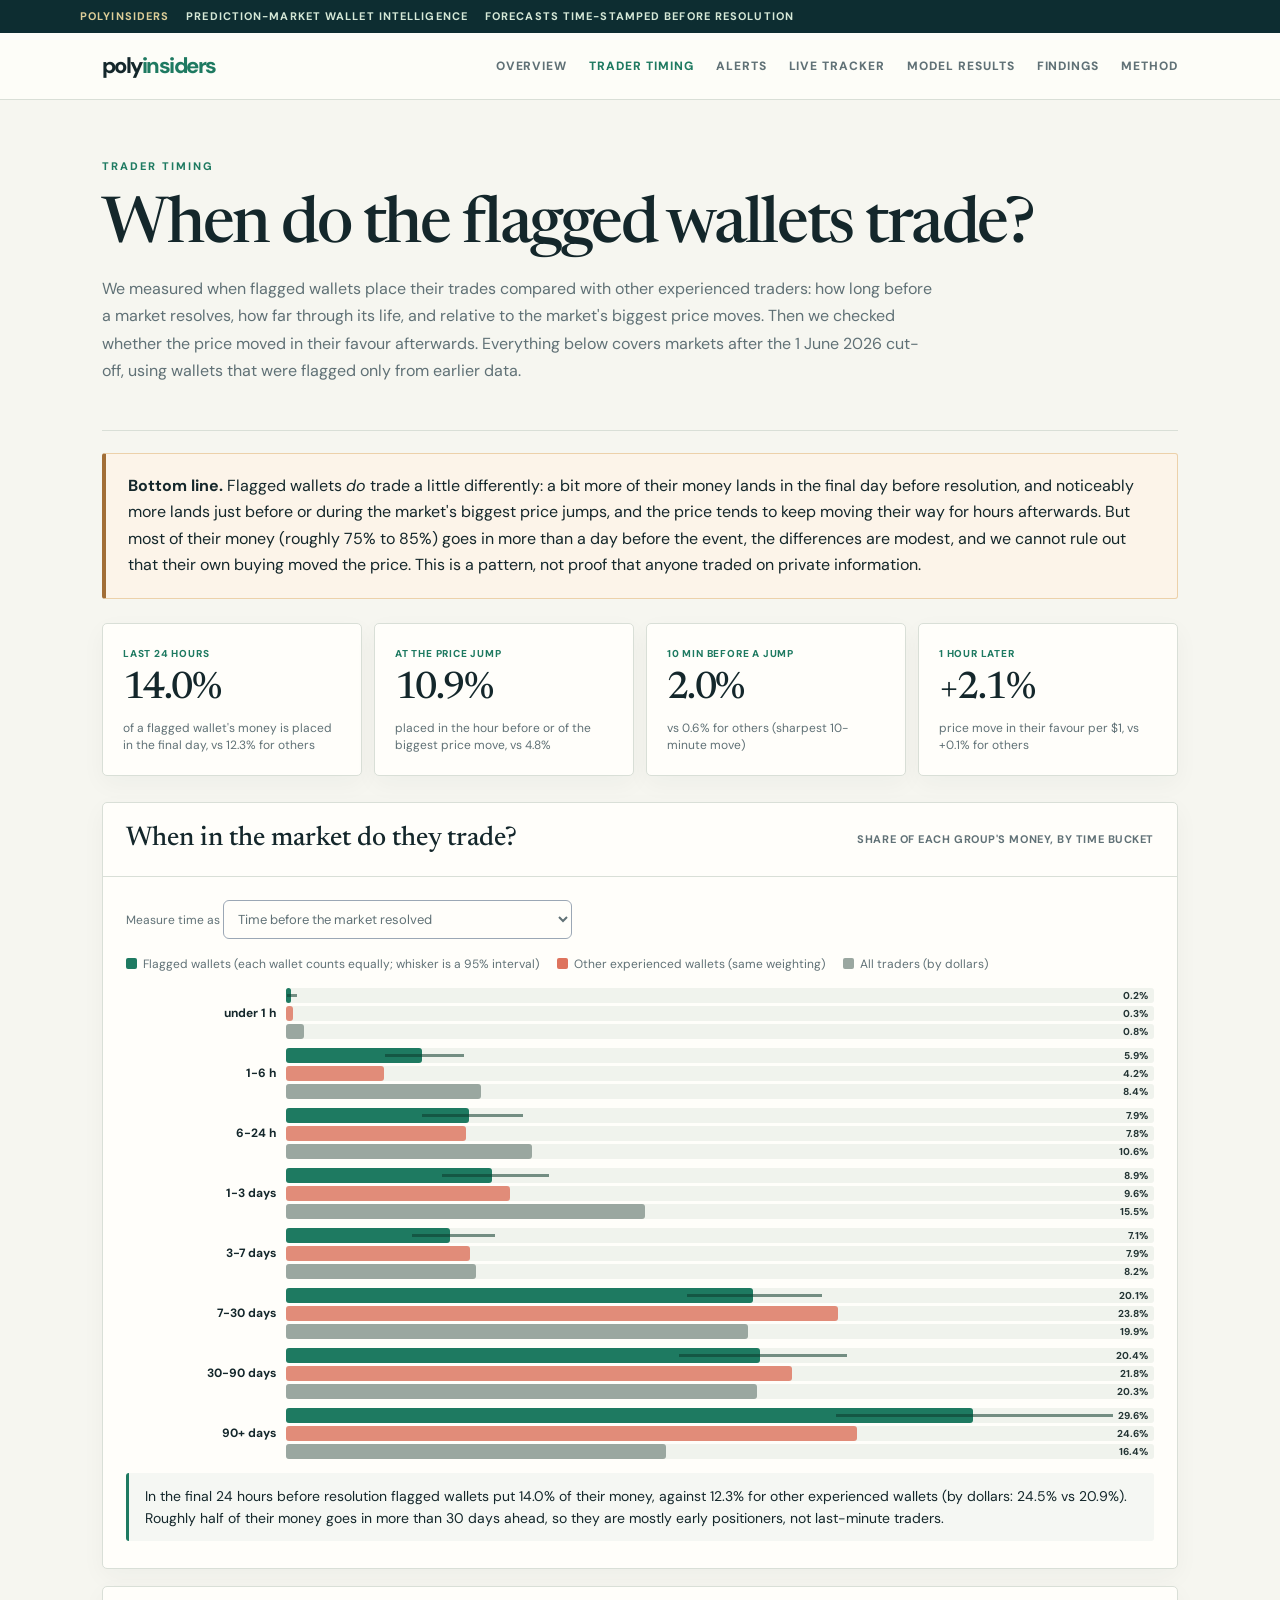
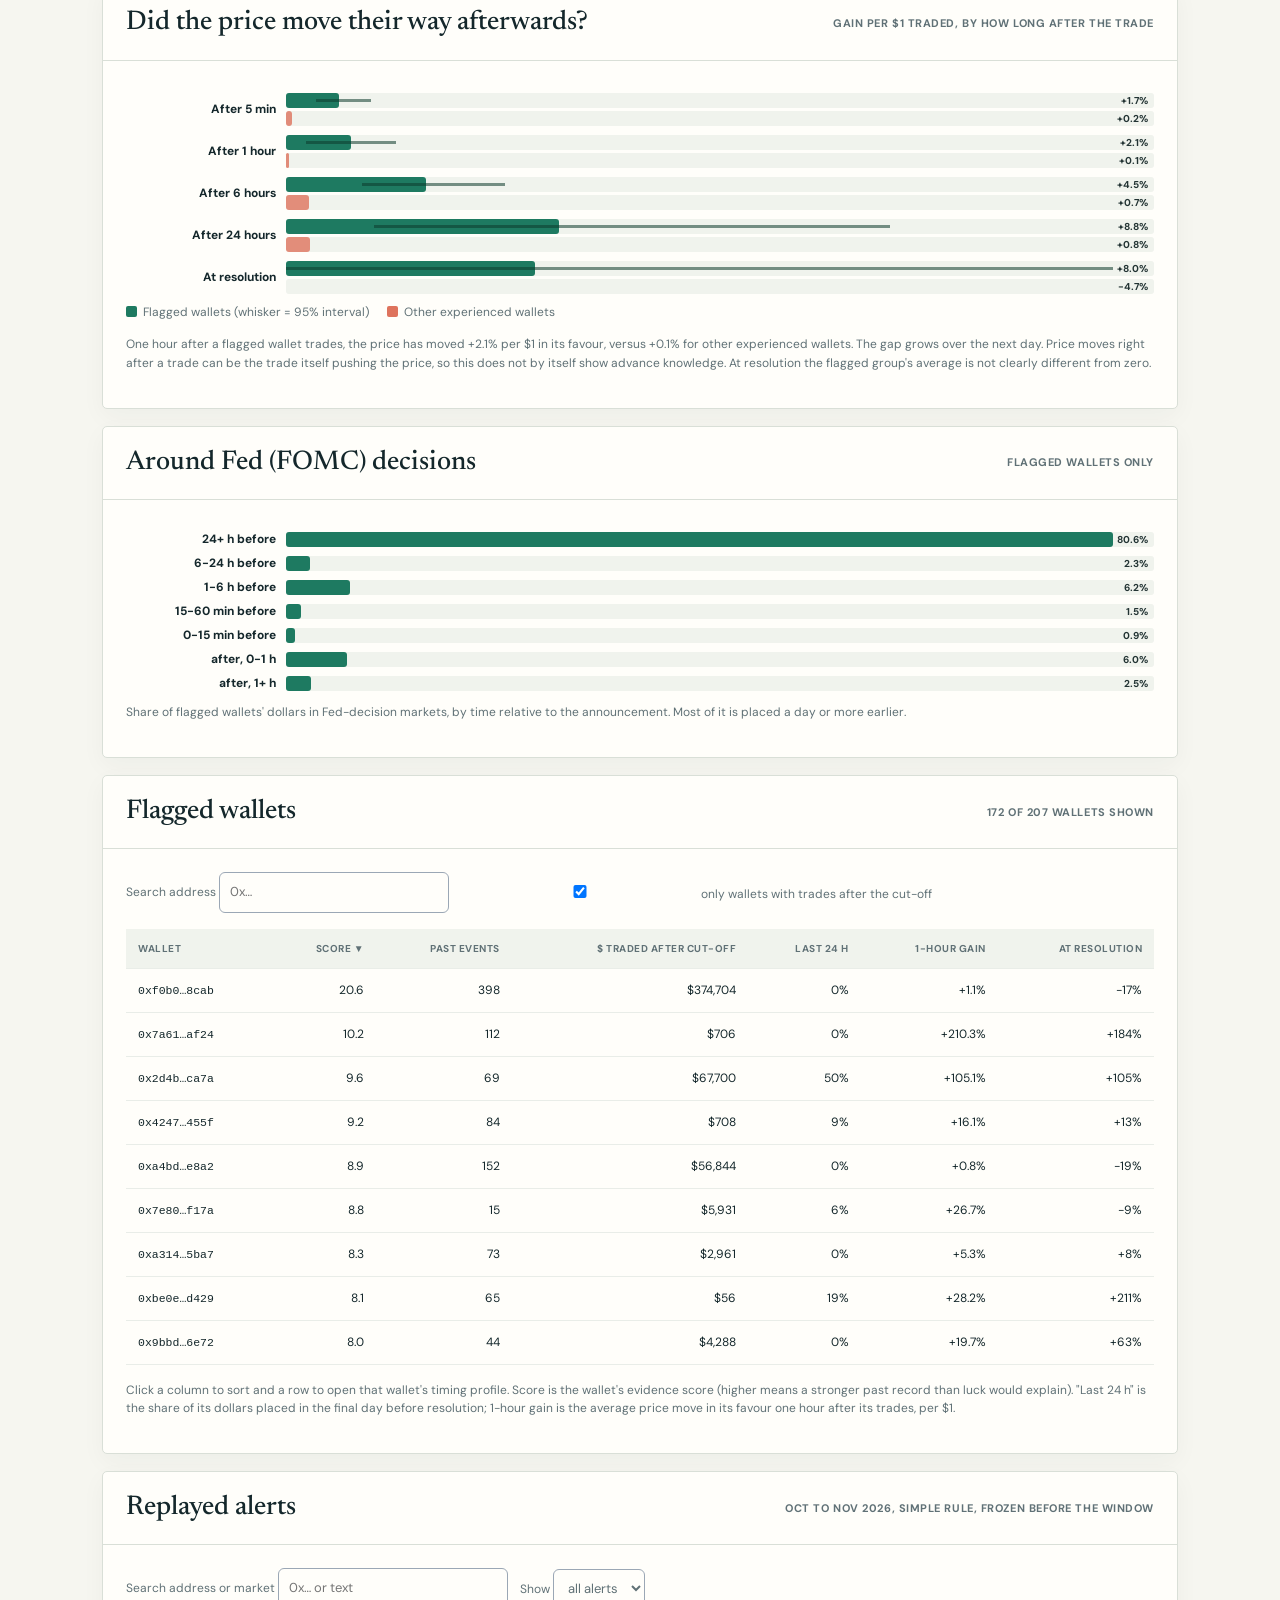
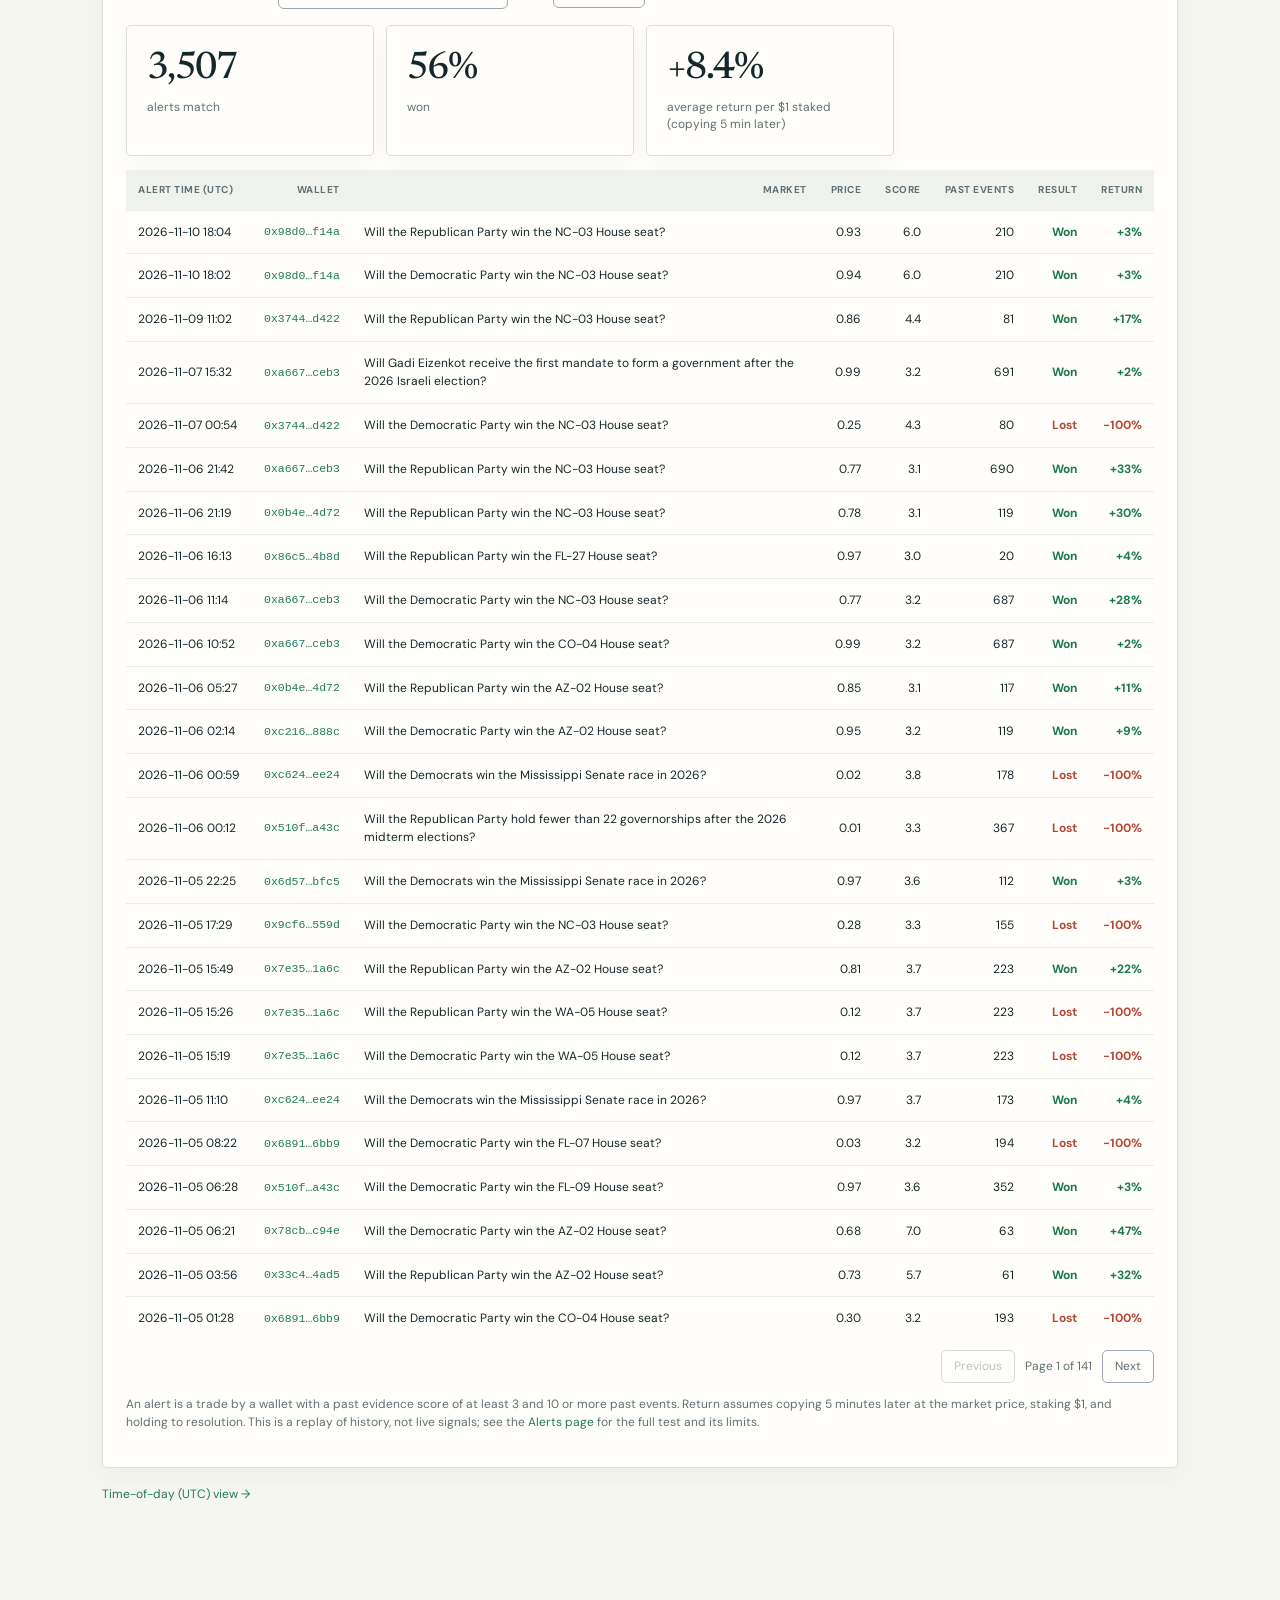
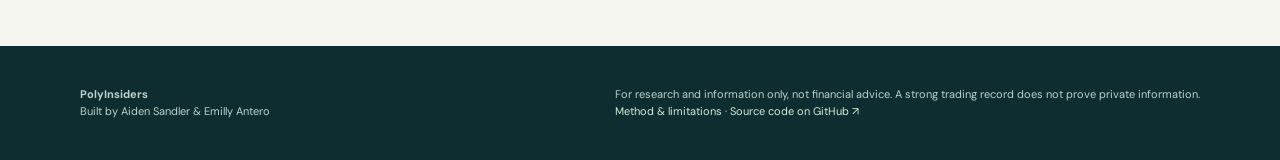
<file: web/timing.html>
<!doctype html>
<html lang="en">
<head>
<meta charset="utf-8">
<meta name="viewport" content="width=device-width,initial-scale=1">
<title>PolyInsiders | Trader Timing</title>
<link rel="stylesheet" href="assets/style.css?v=20261117b"><link rel="icon" href="data:image/svg+xml,%3Csvg xmlns=%27http://www.w3.org/2000/svg%27 viewBox=%270 0 32 32%27%3E%3Crect width=%2732%27 height=%2732%27 rx=%276%27 fill=%27%230e2f2a%27/%3E%3Ctext x=%2716%27 y=%2723%27 font-family=%27Georgia,serif%27 font-size=%2720%27 font-weight=%27bold%27 text-anchor=%27middle%27 fill=%27%2343c59e%27%3Ep%3C/text%3E%3C/svg%3E">
<style>
.sel{margin:0 0 16px;display:flex;gap:12px;flex-wrap:wrap;align-items:center;font-size:12px;color:var(--muted)}
.sel select,.sel input{padding:9px 10px;border:1px solid #9ba7b5;border-radius:6px;background:transparent;color:inherit;font:inherit;font-size:13px;max-width:100%}
.sel input{min-width:230px}
.hb{display:grid;grid-template-columns:150px 1fr;gap:10px;align-items:center;margin:9px 0}
.hb .lab{font-size:12px;font-weight:700;text-align:right;line-height:1.25}
.hb .tracks{display:flex;flex-direction:column;gap:3px}
.tr{position:relative;height:15px;background:#f0f3ed;border-radius:3px}
.tr .fill{position:absolute;left:0;top:0;bottom:0;border-radius:3px}
.tr .fill.f{background:var(--green)}.tr .fill.o{background:var(--coral);opacity:.8}.tr .fill.a{background:#9aa7a0}
.tr .whisk{position:absolute;top:6px;height:3px;background:#0e3b2c;opacity:.55}
.tr .v{position:absolute;right:6px;top:0;font-size:10px;line-height:15px;font-weight:700;color:#233}
.key{display:flex;gap:18px;flex-wrap:wrap;font-size:12px;color:var(--muted);margin:4px 0 14px}
.key i{display:inline-block;width:11px;height:11px;border-radius:2px;margin-right:6px;vertical-align:-1px}
.read{background:#f5f7f3;border-left:3px solid var(--green);padding:12px 16px;margin:14px 0 4px;font-size:14px;line-height:1.6;border-radius:3px}
tr.row{cursor:pointer}tr.row:hover td{background:#f4f8f2}tr.row.on td{background:#e9f3e6}
#wtable thead th{position:sticky;top:0;z-index:1}th.s{cursor:pointer;user-select:none}th.s:hover{color:#0e3b2c}
.mono{font-family:ui-monospace,Menlo,monospace;font-size:11.5px}
.pager{display:flex;gap:10px;align-items:center;justify-content:flex-end;font-size:12px;color:var(--muted);margin-top:10px}
.pager button{padding:6px 12px;border:1px solid #9ba7b5;background:transparent;border-radius:5px;cursor:pointer;color:inherit}
.pager button:disabled{opacity:.4;cursor:default}
.win{color:#1a7a4a;font-weight:700}.loss{color:#b24a37;font-weight:700}
.detail{border-top:1px solid var(--border);padding:22px 23px;background:#fbfcfa}
.cols2{display:grid;grid-template-columns:1fr 1fr;gap:26px}
@media(max-width:760px){.cols2{grid-template-columns:1fr}.hb{grid-template-columns:100px 1fr}}
.pill2{display:inline-block;padding:3px 8px;border-radius:3px;background:#e9f3e6;font-size:11px;font-weight:700;margin:2px 4px 2px 0}
</style>
</head>
<body>
<div id="ticker"></div>
<div id="hdr"></div>
<main>
<div class="pagehead">
<span class="eyebrow">Trader timing</span>
<h1>When do the flagged wallets trade?</h1>
<p class="lead">
We measured when flagged wallets place their trades compared with other experienced traders: how long before a market
resolves, how far through its life, and relative to the market's biggest price moves. Then we checked whether the price
moved in their favour afterwards. Everything below covers markets after the 1 June 2026 cut-off, using wallets that were flagged
only from earlier data.
</p>
</div>

<div class="callout warning"><p><strong>Bottom line.</strong>
Flagged wallets <em>do</em> trade a little differently: a bit more of their money lands in the final day before resolution, and noticeably more lands
just before or during the market's biggest price jumps, and the price tends to keep moving their way for hours afterwards.
But most of their money (roughly 75% to 85%) goes in more than a day before the event, the differences are modest, and we cannot rule out that their own buying
moved the price. This is a pattern, not proof that anyone traded on private information.</p></div>

<div class="kpis" id="kpis"></div>

<section class="panel"><div class="hd"><h2>When in the market do they trade?</h2><span class="sub">Share of each group's money, by time bucket</span></div>
<div class="bd">
<div class="sel"><label>Measure time as <select id="clock"></select></label></div>
<div class="key"><span><i style="background:var(--green)"></i>Flagged wallets (each wallet counts equally; whisker is a 95% interval)</span><span><i style="background:var(--coral)"></i>Other experienced wallets (same weighting)</span><span><i style="background:#9aa7a0"></i>All traders (by dollars)</span></div>
<div id="clockchart"></div>
<div class="read" id="clockread"></div>
</div></section>

<section class="panel"><div class="hd"><h2>Did the price move their way afterwards?</h2><span class="sub">Gain per $1 traded, by how long after the trade</span></div>
<div class="bd">
<div id="markchart"></div>
<p class="small" id="marknote"></p>
</div></section>

<section class="panel"><div class="hd"><h2>Around Fed (FOMC) decisions</h2><span class="sub">Flagged wallets only</span></div>
<div class="bd">
<div id="fomcchart"></div>
<p class="small">Share of flagged wallets' dollars in Fed-decision markets, by time relative to the announcement. Most of it is placed a day or more earlier.</p>
</div></section>

<section class="panel"><div class="hd"><h2>Flagged wallets</h2><span class="sub" id="wcount"></span></div>
<div class="bd">
<div class="sel"><label>Search address <input id="wsearch" placeholder="0x…"></label><label><input type="checkbox" id="wonly" checked> only wallets with trades after the cut-off</label></div>
<div class="tw" style="max-height:440px;overflow:auto"><table id="wtable"></table></div>
<p class="small">Click a column to sort and a row to open that wallet's timing profile. Score is the wallet's evidence score (higher means a stronger past record than luck would explain). "Last 24 h" is the share of its dollars placed in the final day before resolution; 1-hour gain is the average price move in its favour one hour after its trades, per $1.</p>
</div>
<div class="detail" id="wdetail" hidden></div>
</section>

<section class="panel"><div class="hd"><h2>Replayed alerts</h2><span class="sub">Oct to Nov 2026, simple rule, frozen before the window</span></div>
<div class="bd">
<div class="sel"><label>Search address or market <input id="asearch" placeholder="0x… or text"></label>
<label>Show <select id="aout"><option value="all">all alerts</option><option value="won">winners</option><option value="lost">losers</option></select></label></div>
<div class="kpis" id="akpis" style="margin:6px 0 14px"></div>
<div class="tw"><table id="atable"></table></div>
<div class="pager"><button id="aprev">Previous</button><span id="apage"></span><button id="anext">Next</button></div>
<p class="small">An alert is a trade by a wallet with a past evidence score of at least 3 and 10 or more past events. Return assumes copying 5 minutes later at the market price, staking $1, and holding to resolution. This is a replay of history, not live signals; see the <a href="alerts.html">Alerts page</a> for the full test and its limits.</p>
</div></section>

<p class="small"><a href="timing_hourly.html">Time-of-day (UTC) view →</a></p>
</main>
<div id="ftr"></div>
<script src="assets/app.js?v=20261117b"></script>
<script>
layout('timing.html');
const P=(v,d=1)=>(v>=0?'+':'')+fmt(v*100,d)+'%';
const S=(v,d=1)=>fmt(v*100,d)+'%';
const short=a=>a.slice(0,6)+'…'+a.slice(-4);
const when=t=>new Date(t*1000).toISOString().slice(0,16).replace('T',' ');
let D=null;
const CLOCKS=[
 ["Time before the market resolved","Time before the market resolved"],
 ["Share of the market's life elapsed","How far through the market's life"],
 ["Time relative to the market's biggest price shift","Relative to the market's biggest price move (hourly)"],
 ["Minutes around the sharpest 10-minute jump","Relative to the sharpest 10-minute jump"]];
const FL='Flagged wallets (less conservative rule)',OT='Other experienced wallets',AL='All traders';
function bars(el,items,max){ // items: {l,f,flo,fhi,o,a}
 el.innerHTML=items.map(i=>{const w=v=>Math.min(100,v/max*100);
  const row=(cls,v,extra)=>v==null?'':'<div class="tr"><div class="fill '+cls+'" style="width:'+w(v)+'%"></div>'+(extra||'')+'<span class="v">'+S(v)+'</span></div>';
  const wh=i.flo!=null?'<div class="whisk" style="left:'+w(i.flo)+'%;width:'+Math.max(0.5,w(i.fhi)-w(i.flo))+'%"></div>':'';
  return '<div class="hb"><div class="lab">'+esc(i.l)+'</div><div class="tracks">'+row('f',i.f,wh)+row('o',i.o)+row('a',i.a)+'</div></div>'}).join('')}
function drawClock(){
 const c=$('clock').value;const rows=D.clock_shares.filter(r=>r.clock===c);
 const order=[...new Set(rows.map(r=>r.bucket))];
 const get=(g,b)=>rows.find(r=>r.group===g&&r.bucket===b);
 const items=order.map(b=>{const f=get(FL,b),o=get(OT,b),a=get(AL,b);return{l:b,f:f&&f.wallet_equal_share,flo:f&&f.wallet_equal_lo,fhi:f&&f.wallet_equal_hi,o:o&&o.wallet_equal_share,a:a&&a.pooled_dollar_share}});
 const max=Math.max(...items.flatMap(i=>[i.fhi??i.f,i.o,i.a].filter(x=>x!=null)))*1.05;
 bars($('clockchart'),items,max);
 const s=D.summary;
 const txt={
 "Time before the market resolved":'In the final 24 hours before resolution flagged wallets put '+S(s.last_24h_before_resolution.flagged_wallet_equal)+' of their money, against '+S(s.last_24h_before_resolution.other_wallet_equal)+' for other experienced wallets (by dollars: '+S(s.last_24h_before_resolution.flagged_pooled)+' vs '+S(s.last_24h_before_resolution.other_pooled)+'). Roughly half of their money goes in more than 30 days ahead, so they are mostly early positioners, not last-minute traders.',
 "Share of the market's life elapsed":'Flagged wallets put '+S(s.first_10pct_of_life.flagged_wallet_equal)+' of their money into the first tenth of a market\'s life, against '+S(s.first_10pct_of_life.other_wallet_equal)+' for others, and slightly less than others into the last tenth ('+S(s.last_10pct_of_life.flagged_wallet_equal)+' vs '+S(s.last_10pct_of_life.other_wallet_equal)+'). That fits a pattern of buying early, when prices are least settled.',
 "Time relative to the market's biggest price shift":'In the hour before or during the market\'s biggest hourly price move, flagged wallets placed '+S(s.hour_before_or_of_shift.flagged_wallet_equal)+' of their money, against '+S(s.hour_before_or_of_shift.other_wallet_equal)+' for others. Across '+num(D.markets_with_shift)+' markets with a clear shift, they are over-represented right at the moment the price moved.',
 "Minutes around the sharpest 10-minute jump":'In the 10 minutes before the sharpest jump, flagged wallets placed '+S(s.ten_minutes_before_jump.flagged_wallet_equal)+' of their money against '+S(s.ten_minutes_before_jump.other_wallet_equal)+' for others (about '+fmt(s.ten_minutes_before_jump.flagged_wallet_equal/s.ten_minutes_before_jump.other_wallet_equal,1)+' times as much); during the jump itself '+S(s.ten_minutes_of_jump.flagged_wallet_equal)+' vs '+S(s.ten_minutes_of_jump.other_wallet_equal)+'. Trading during a jump can also mean their own orders caused it.'};
 $('clockread').textContent=txt[c]||'';
}
function drawMark(){
 const hs=['5 min','1 hour','6 hours','24 hours','at resolution'];
 const get=(g,h)=>D.markouts.find(r=>r.group===g&&r.horizon===h);
 const mx=Math.max(...hs.map(h=>Math.max(get(FL,h).hi??get(FL,h).gain_per_dollar,get(OT,h).gain_per_dollar)))*1.05;
 $('markchart').innerHTML=hs.map(h=>{const f=get(FL,h),o=get(OT,h);const w=v=>Math.max(0,Math.min(100,v/mx*100));
  const wh=f.lo!=null?'<div class="whisk" style="left:'+w(f.lo)+'%;width:'+Math.max(.5,w(f.hi)-w(f.lo))+'%"></div>':'';
  return '<div class="hb"><div class="lab">'+(h==='at resolution'?'At resolution':'After '+h)+'</div><div class="tracks"><div class="tr"><div class="fill f" style="width:'+w(f.gain_per_dollar)+'%"></div>'+wh+'<span class="v">'+P(f.gain_per_dollar)+'</span></div><div class="tr"><div class="fill o" style="width:'+w(o.gain_per_dollar)+'%"></div><span class="v">'+P(o.gain_per_dollar)+'</span></div></div></div>'}).join('')+'<div class="key"><span><i style="background:var(--green)"></i>Flagged wallets (whisker = 95% interval)</span><span><i style="background:var(--coral)"></i>Other experienced wallets</span></div>';
 const f1=get(FL,'1 hour'),o1=get(OT,'1 hour');
 $('marknote').textContent='One hour after a flagged wallet trades, the price has moved '+P(f1.gain_per_dollar)+' per $1 in its favour, versus '+P(o1.gain_per_dollar)+' for other experienced wallets. The gap grows over the next day. Price moves right after a trade can be the trade itself pushing the price, so this does not by itself show advance knowledge. At resolution the flagged group\'s average is not clearly different from zero.';
}
function drawFomc(){
 const rows=D.fomc.filter(r=>r.group===FL);const mx=Math.max(...rows.map(r=>r.dollar_share))*1.05;
 $('fomcchart').innerHTML=rows.map(r=>'<div class="hb"><div class="lab">'+esc(r.bucket)+'</div><div class="tracks"><div class="tr"><div class="fill f" style="width:'+(r.dollar_share/mx*100)+'%"></div><span class="v">'+S(r.dollar_share)+'</span></div></div></div>').join('');
}
/* wallets */
let sortK='z',sortD=-1,sel=null;
const cols=[['address','Wallet',w=>'<span class="mono">'+short(w.address)+'</span>'],['z','Score',w=>fmt(w.z,1)],['events','Past events',w=>num(w.events)],
 ['dollars','$ traded after cut-off',w=>w.timing?'$'+num(w.timing.dollars):'–'],['last24h','Last 24 h',w=>w.timing?S(w.timing.last24h,0):'–'],
 ['m1h','1-hour gain',w=>w.timing&&w.timing.m1h!=null?P(w.timing.m1h):'–'],['at_resolution','At resolution',w=>w.timing&&w.timing.at_resolution!=null?P(w.timing.at_resolution,0):'–']];
function val(w,k){if(k==='address')return w.address;if(k==='z'||k==='events')return w[k];return w.timing?(w.timing[k]??-1e9):-1e9}
function drawWallets(){
 const q=$('wsearch').value.trim().toLowerCase(),only=$('wonly').checked;
 let ws=D.wallets.filter(w=>(!only||w.timing)&&(!q||w.address.toLowerCase().includes(q)));
 ws.sort((a,b)=>{const x=val(a,sortK),y=val(b,sortK);return (x>y?1:x<y?-1:0)*sortD});
 $('wcount').textContent=ws.length+' of '+D.wallets.length+' wallets shown';
 $('wtable').innerHTML='<thead><tr>'+cols.map(c=>'<th class="s" data-k="'+c[0]+'">'+c[1]+(sortK===c[0]?(sortD<0?' ▼':' ▲'):'')+'</th>').join('')+'</tr></thead><tbody>'+
  ws.slice(0,200).map(w=>'<tr class="row'+(sel===w.address?' on':'')+'" data-a="'+w.address+'">'+cols.map(c=>'<td>'+c[2](w)+'</td>').join('')+'</tr>').join('')+'</tbody>';
 document.querySelectorAll('#wtable th.s').forEach(th=>th.onclick=()=>{const k=th.dataset.k;if(sortK===k)sortD*=-1;else{sortK=k;sortD=-1}drawWallets()});
 document.querySelectorAll('#wtable tr.row').forEach(tr=>tr.onclick=()=>{sel=tr.dataset.a;drawWallets();showWallet(sel)});
}
function avgProfile(key){const ts=D.wallets.filter(w=>w.timing).map(w=>w.timing[key]);return ts[0].map((_,i)=>ts.reduce((s,x)=>s+x[i],0)/ts.length)}
function showWallet(a){
 const w=D.wallets.find(x=>x.address===a),el=$('wdetail');el.hidden=false;const t=w.timing;
 let h='<h3 style="margin:0 0 4px;font:500 22px Newsreader,Georgia,serif">Wallet <span class="mono">'+esc(w.address)+'</span></h3><p class="small" style="margin:0 0 14px"><a href="https://polymarket.com/profile/'+esc(w.address)+'" target="_blank" rel="noopener">View on Polymarket ↗</a> · score '+fmt(w.z,1)+' · '+num(w.events)+' past events · past profit $'+num(w.profit)+' on $'+num(w.volume)+' traded</p>';
 if(!t){el.innerHTML=h+'<p>No trades by this wallet after the 1 June 2026 cut-off passed our filters, so there is no timing profile.</p>';return}
 h+='<div><span class="pill2">'+num(t.trades)+' trades</span><span class="pill2">$'+num(t.dollars)+' traded</span><span class="pill2">'+num(t.markets)+' markets</span><span class="pill2">'+S(t.last24h,0)+' in final 24 h</span><span class="pill2">1-hour gain '+(t.m1h!=null?P(t.m1h):'–')+'</span><span class="pill2">24-hour gain '+(t.m24h!=null?P(t.m24h):'–')+'</span></div>';
 h+='<div class="cols2"><div><h4>Time before resolution</h4><div id="d1"></div></div><div><h4>How far through the market</h4><div id="d2"></div></div></div><p class="small">Green: this wallet. Grey: average flagged wallet. Share of the wallet\'s dollars in each bucket.</p>';
 h+='<h4>Its biggest trades</h4><div class="tw"><table><thead><tr><th>Date (UTC)</th><th>Market</th><th>$</th><th>Price paid</th><th>Hours before resolution</th><th>Result</th></tr></thead><tbody>'+t.top_trades.map(x=>'<tr><td>'+when(x.t)+'</td><td style="white-space:normal;text-align:left;min-width:220px">'+esc(x.market)+'</td><td>'+num(x.usd)+'</td><td>'+fmt(x.price,2)+'</td><td>'+fmt(x.hours_before,1)+'</td><td class="'+(x.edge>0?'win':'loss')+'">'+(x.edge>0?'Won':'Lost')+'</td></tr>').join('')+'</tbody></table></div>';
 el.innerHTML=h;
 const L1=["under 1 h","1-6 h","6-24 h","1-3 days","3-7 days","7-30 days","30-90 days","90+ days"],L2=[...Array(10)].map((_,i)=>(i*10)+'-'+(i*10+10)+'%');
 const draw=(id,labels,mine,avg)=>{const mx=Math.max(...mine,...avg)*1.1||1;
  $(id).innerHTML=labels.map((l,i)=>'<div class="hb" style="grid-template-columns:78px 1fr"><div class="lab">'+l+'</div><div class="tracks"><div class="tr"><div class="fill f" style="width:'+(mine[i]/mx*100)+'%"></div><span class="v">'+S(mine[i],0)+'</span></div><div class="tr" style="height:9px"><div class="fill a" style="width:'+(avg[i]/mx*100)+'%"></div></div></div></div>').join('')};
 draw('d1',L1,t.by_time_to_resolution,avgProfile('by_time_to_resolution'));draw('d2',L2,t.by_life,avgProfile('by_life'));
 el.scrollIntoView({behavior:'smooth',block:'nearest'});
}
/* alerts */
let apg=0;const PS=25;
function drawAlerts(){
 const q=$('asearch').value.trim().toLowerCase(),o=$('aout').value;
 const as=D.alerts.filter(x=>(o==='all'||(o==='won')===!!x.won)&&(!q||x.wallet.toLowerCase().includes(q)||x.market.toLowerCase().includes(q)));
 const n=as.length,pages=Math.max(1,Math.ceil(n/PS));apg=Math.min(apg,pages-1);
 const win=n?as.filter(x=>x.won).length/n:0,ret=n?as.reduce((s,x)=>s+x.ret,0)/n:0;
 $('akpis').innerHTML='<div class="metric"><div class="val">'+num(n)+'</div><div class="lbl">alerts match</div></div><div class="metric"><div class="val">'+S(win,0)+'</div><div class="lbl">won</div></div><div class="metric"><div class="val">'+P(ret)+'</div><div class="lbl">average return per $1 staked (copying 5 min later)</div></div>';
 $('atable').innerHTML='<thead><tr><th>Alert time (UTC)</th><th>Wallet</th><th>Market</th><th>Price</th><th>Score</th><th>Past events</th><th>Result</th><th>Return</th></tr></thead><tbody>'+
  as.slice(apg*PS,apg*PS+PS).map(x=>'<tr><td>'+when(x.t)+'</td><td class="mono"><a href="https://polymarket.com/profile/'+esc(x.wallet)+'" target="_blank" rel="noopener">'+short(x.wallet)+'</a></td><td style="white-space:normal;text-align:left;min-width:220px">'+esc(x.market)+'</td><td>'+fmt(x.price,2)+'</td><td>'+fmt(x.z,1)+'</td><td>'+num(x.past_events)+'</td><td class="'+(x.won?'win':'loss')+'">'+(x.won?'Won':'Lost')+'</td><td class="'+(x.ret>=0?'win':'loss')+'">'+P(x.ret,0)+'</td></tr>').join('')+'</tbody>';
 $('apage').textContent='Page '+(apg+1)+' of '+pages;$('aprev').disabled=apg===0;$('anext').disabled=apg>=pages-1;
}
getJSON('data/timing_explorer.json').then(d=>{D=d;const s=d.summary;
 $('kpis').innerHTML=[
  ['Last 24 hours',S(s.last_24h_before_resolution.flagged_wallet_equal),'of a flagged wallet\'s money is placed in the final day, vs '+S(s.last_24h_before_resolution.other_wallet_equal)+' for others'],
  ['At the price jump',S(s.hour_before_or_of_shift.flagged_wallet_equal),'placed in the hour before or of the biggest price move, vs '+S(s.hour_before_or_of_shift.other_wallet_equal)],
  ['10 min before a jump',S(s.ten_minutes_before_jump.flagged_wallet_equal),'vs '+S(s.ten_minutes_before_jump.other_wallet_equal)+' for others (sharpest 10-minute move)'],
  ['1 hour later',P(d.markouts.find(r=>r.group===FL&&r.horizon==='1 hour').gain_per_dollar),'price move in their favour per $1, vs '+P(d.markouts.find(r=>r.group===OT&&r.horizon==='1 hour').gain_per_dollar)+' for others']
 ].map(([t,v,l])=>'<div class="metric"><div class="tag">'+esc(t)+'</div><div class="val">'+v+'</div><div class="lbl">'+esc(l)+'</div></div>').join('');
 $('clock').innerHTML=CLOCKS.map(c=>'<option value="'+esc(c[0])+'">'+esc(c[1])+'</option>').join('');
 $('clock').onchange=drawClock;drawClock();drawMark();drawFomc();
 $('wsearch').oninput=drawWallets;$('wonly').onchange=drawWallets;drawWallets();
 $('asearch').oninput=()=>{apg=0;drawAlerts()};$('aout').onchange=()=>{apg=0;drawAlerts()};
 $('aprev').onclick=()=>{apg--;drawAlerts()};$('anext').onclick=()=>{apg++;drawAlerts()};drawAlerts();
}).catch(e=>{$('kpis').textContent='Cannot load timing_explorer.json: '+e.message});
</script>
</body></html>
</file>
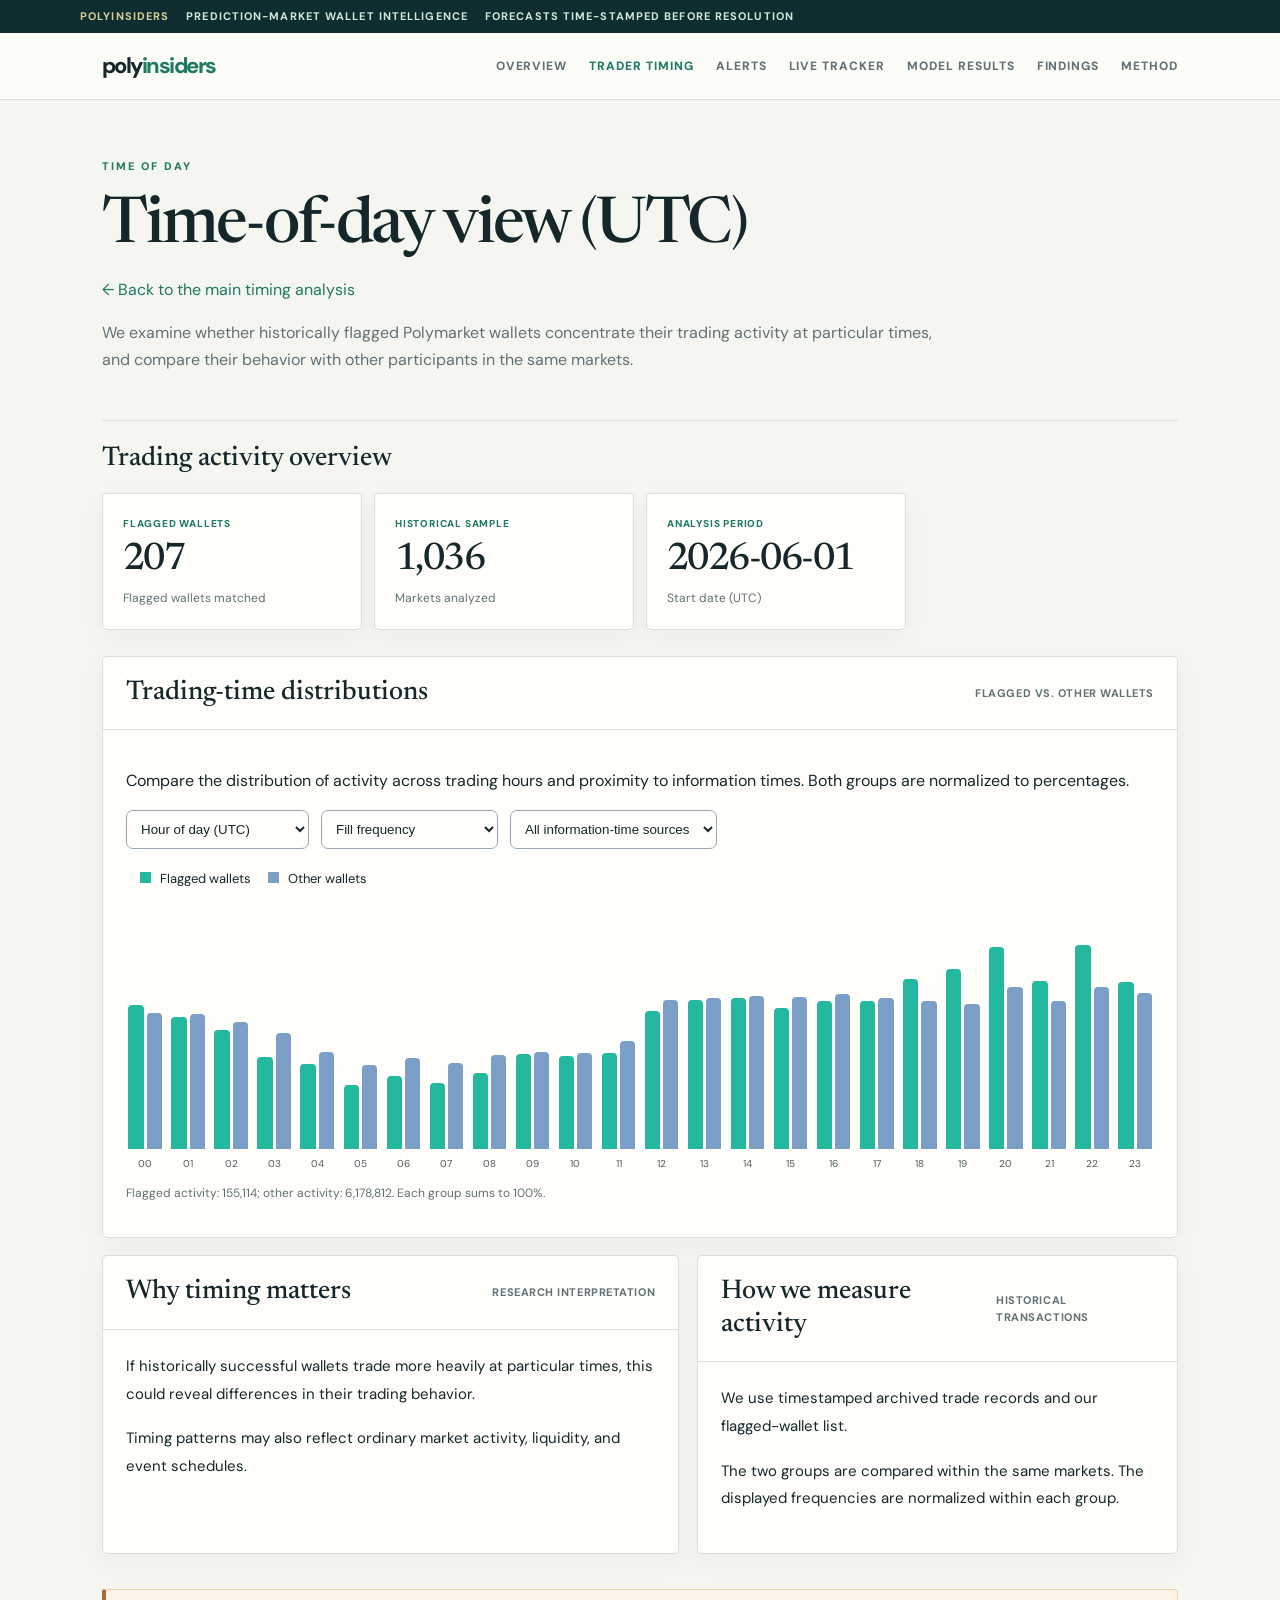
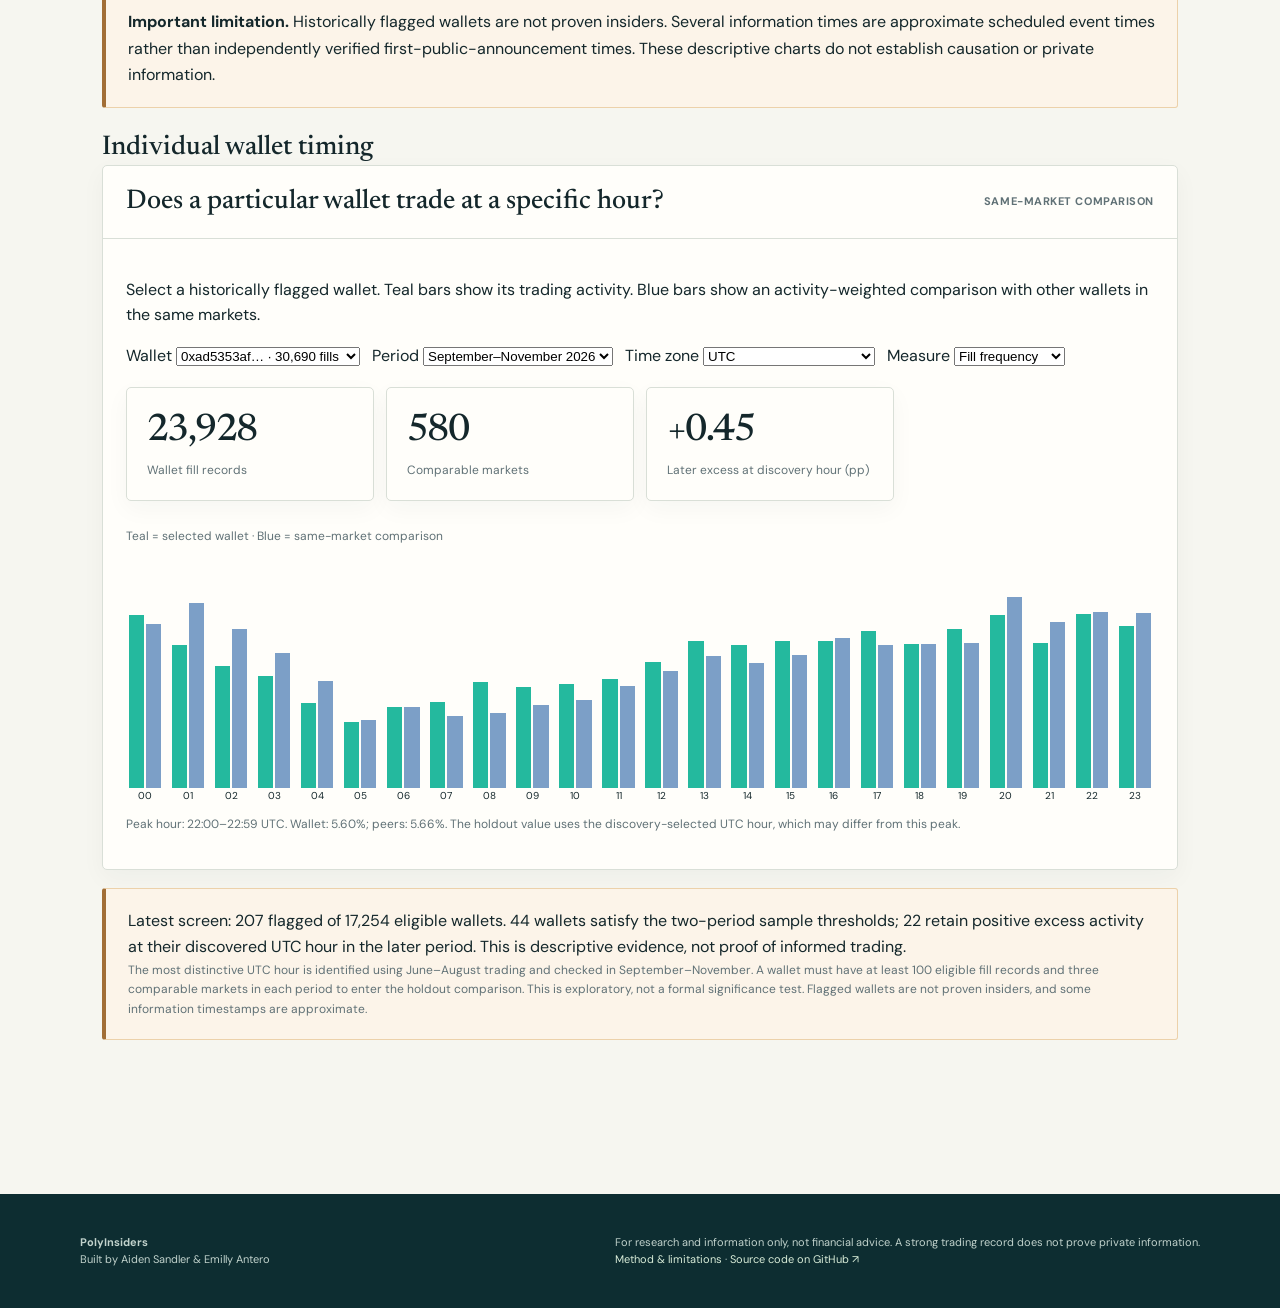
<file: web/timing_hourly.html>
<!doctype html>
<html lang="en">
<head>
<meta charset="utf-8">
<meta name="viewport" content="width=device-width,initial-scale=1">
<title>PolyInsiders | Time-of-day view</title>
<link rel="stylesheet" href="assets/style.css?v=20261117b"><link rel="icon" href="data:image/svg+xml,%3Csvg xmlns=%27http://www.w3.org/2000/svg%27 viewBox=%270 0 32 32%27%3E%3Crect width=%2732%27 height=%2732%27 rx=%276%27 fill=%27%230e2f2a%27/%3E%3Ctext x=%2716%27 y=%2723%27 font-family=%27Georgia,serif%27 font-size=%2720%27 font-weight=%27bold%27 text-anchor=%27middle%27 fill=%27%2343c59e%27%3Ep%3C/text%3E%3C/svg%3E">
<style>
/* Only chart-specific styles; the site owns the page design */
#plot {
  display:flex;
  align-items:flex-end;
  gap:5px;
  height:270px;
  min-width:760px;
}
#plot .group {
  flex:1;
  height:100%;
  display:flex;
  flex-direction:column;
  align-items:center;
  justify-content:flex-end;
}
#plot .pair {
  height:225px;
  width:100%;
  display:flex;
  align-items:flex-end;
  justify-content:center;
  gap:3px;
}
#plot .bar {
  width:40%;
  min-height:1px;
  border-radius:4px 4px 0 0;
}
#plot .bar.flag {background:#24b99e}
#plot .bar.other {background:#7c9fc7}
#plot .tick {
  font-size:10px;
  opacity:.75;
  margin-top:7px;
}
.timing-controls {
  display:flex;
  gap:12px;
  flex-wrap:wrap;
  margin-bottom:20px;
}
.timing-controls select {
  color:inherit;
  background:transparent;
  border:1px solid #9ba7b5;
  border-radius:7px;
  padding:10px;
  max-width:100%;
}
.timing-legend {
  margin:12px 0;
  font-size:13px;
}
.timing-swatch {
  display:inline-block;
  width:11px;
  height:11px;
  margin:0 6px 0 14px;
}
</style>
</head>
<body>
<div id="ticker"></div>
<div id="hdr"></div>
<main>

<div class="pagehead">
<span class="eyebrow">Time of day</span>
<h1>Time-of-day view (UTC)</h1>
<p><a href="timing.html">← Back to the main timing analysis</a></p>
<p class="lead">
We examine whether historically flagged Polymarket wallets
concentrate their trading activity at particular times,
and compare their behavior with other participants
in the same markets.
</p>
</div>



<h2 class="sectiontitle">Trading activity overview</h2>

<div class="kpis">
<div class="metric">
<div class="tag">Flagged wallets</div>
<div class="val" id="wallets">—</div>
<div class="lbl">Flagged wallets matched</div>
</div>
<div class="metric">
<div class="tag">Historical sample</div>
<div class="val" id="markets">—</div>
<div class="lbl">Markets analyzed</div>
</div>
<div class="metric">
<div class="tag">Analysis period</div>
<div class="val" id="cutoff">—</div>
<div class="lbl">Start date (UTC)</div>
</div>
</div>

<div class="panel">
<div class="hd">
<h2>Trading-time distributions</h2>
<span class="sub">Flagged vs. other wallets</span>
</div>
<div class="bd">
<p>
Compare the distribution of activity across trading
hours and proximity to information times.
Both groups are normalized to percentages.
</p>

<div class="timing-controls">
<select id="axis">
<option value="hour">Hour of day (UTC)</option>
<option value="lead">Time before information</option>
<option value="dow">Day of week</option>
</select>

<select id="metric">
<option value="fills">Fill frequency</option>
<option value="dollars">Recorded fill-side USD</option>
</select>

<select id="source">
<option value="all">All information-time sources</option>
</select>
</div>

<div class="timing-legend">
<span class="timing-swatch" style="background:#24b99e"></span>
Flagged wallets
<span class="timing-swatch" style="background:#7c9fc7"></span>
Other wallets
</div>

<div style="overflow-x:auto">
<div id="plot"></div>
</div>

<p class="small" id="summary"></p>
</div>
</div>

<div class="grid">
<div class="panel">
<div class="hd">
<h2>Why timing matters</h2>
<span class="sub">Research interpretation</span>
</div>
<div class="bd prose">
<p>
If historically successful wallets trade more heavily
at particular times, this could reveal differences
in their trading behavior.
</p>
<p>
Timing patterns may also reflect ordinary market
activity, liquidity, and event schedules.
</p>
</div>
</div>

<div class="panel">
<div class="hd">
<h2>How we measure activity</h2>
<span class="sub">Historical transactions</span>
</div>
<div class="bd prose">
<p>
We use timestamped archived trade records and
our flagged-wallet list.
</p>
<p>
The two groups are compared within the same markets.
The displayed frequencies are normalized within
each group.
</p>
</div>
</div>
</div>

<div class="callout warning">
<p>
<strong>Important limitation.</strong>
Historically flagged wallets are not proven insiders.
Several information times are approximate scheduled
event times rather than independently verified
first-public-announcement times.
These descriptive charts do not establish causation
or private information.
</p>
</div>


<h2 class="sectiontitle">Individual wallet timing</h2>
<div class="panel">
<div class="hd">
<h2>Does a particular wallet trade at a specific hour?</h2>
<span class="sub">Same-market comparison</span>
</div>
<div class="bd">
<p>Select a historically flagged wallet. Teal bars show
its trading activity. Blue bars show an activity-weighted
comparison with other wallets in the same markets.</p>

<div style="display:flex;gap:12px;flex-wrap:wrap;margin:14px 0">
<label>Wallet
<select id="wt-wallet"></select></label>
<label>Period
<select id="wt-period">
<option value="discovery">June–August 2026</option>
<option value="validation" selected>September–November 2026</option>
<option value="all">All post-cutoff activity</option>
</select></label>
<label>Time zone
<select id="wt-zone">
<option value="utc">UTC</option>
<option value="ny">New York (DST-adjusted)</option>
</select></label>
<label>Measure
<select id="wt-metric">
<option value="fills">Fill frequency</option>
<option value="usd">Fill-side dollars</option>
</select></label>
</div>

<div class="kpis">
<div class="metric">
<div class="val" id="wt-fills">—</div>
<div class="lbl">Wallet fill records</div>
</div>
<div class="metric">
<div class="val" id="wt-markets">—</div>
<div class="lbl">Comparable markets</div>
</div>
<div class="metric">
<div class="val" id="wt-repeat">—</div>
<div class="lbl">Later excess at discovery hour (pp)</div>
</div>
</div>

<p class="small">Teal = selected wallet · Blue = same-market comparison</p>
<div style="overflow-x:auto">
<div id="wt-bars" style="display:flex;align-items:flex-end;
gap:5px;min-width:730px;height:245px"></div>
</div>
<p class="small" id="wt-description"></p>
</div>
</div>

<div class="callout warning">
<p id="wt-overall">Loading wallet-level evaluation.</p>
<p class="small">The most distinctive UTC hour is identified
using June–August trading and checked in September–November.
A wallet must have at least 100 eligible fill records and
three comparable markets in each period to enter the
holdout comparison. This is exploratory, not a formal
significance test. Flagged wallets are not proven insiders,
and some information timestamps are approximate.</p>
</div>

</main>
<div id="ftr"></div>

<script src="assets/app.js?v=20261117b"></script>
<script>layout('timing.html');</script>
<script>
(function timingPage(){


let DATA;
const el=id=>document.getElementById(id);
const fmt=x=>Number(x).toLocaleString('en-US',{maximumFractionDigits:1});
const days=['Sun','Mon','Tue','Wed','Thu','Fri','Sat'];

function draw(){
 const axis=el('axis').value;
 const metric=el('metric').value;
 const source=el('source').value;
 const labels=axis==='hour'
   ?Array.from({length:24},(_,i)=>String(i).padStart(2,'0'))
   :axis==='dow'?days:DATA.lead_buckets;
 const vals={flagged:labels.map(()=>0),other:labels.map(()=>0)};
 for(const r of DATA.rows){
   if(source!=='all'&&r.source!==source)continue;
   const i=axis==='hour'?r.hour:axis==='dow'?r.dow:labels.indexOf(r.lead);
   if(i>=0&&i<labels.length)vals[r.group][i]+=r[metric];
 }
 const sums={};
 const pct={};
 for(const g of ['flagged','other']){
   sums[g]=vals[g].reduce((a,b)=>a+b,0);
   pct[g]=vals[g].map(v=>sums[g]?v/sums[g]*100:0);
 }
 const max=Math.max(0.01,...pct.flagged,...pct.other)*1.1;
 el('plot').innerHTML=labels.map((label,i)=>`
 <div class="group">
 <div class="pair">
 <div class="bar flag" style="height:${100*pct.flagged[i]/max}%"
 title="Flagged: ${pct.flagged[i].toFixed(2)}%"></div>
 <div class="bar other" style="height:${100*pct.other[i]/max}%"
 title="Other: ${pct.other[i].toFixed(2)}%"></div>
 </div><span class="tick">${label}</span></div>`).join('');
 el('summary').textContent=
 `Flagged activity: ${fmt(sums.flagged)}; other activity: ${fmt(sums.other)}. Each group sums to 100%.`;
}
async function start(){
 try{
  const response=await fetch('data/trader_timing.json',{cache:'no-store'});
  if(!response.ok)throw Error('Data file missing');
  DATA=await response.json();
  el('wallets').textContent=fmt(DATA.flagged_wallets);
  el('markets').textContent=fmt(DATA.matched_markets);
  el('cutoff').textContent=DATA.split_date;
  const srcs=[...new Set(DATA.rows.map(r=>r.source))].sort();
  el('source').innerHTML='<option value="all">All information-time sources</option>'+
    srcs.map(s=>`<option value="${s}">${s.replace(/_/g,' ')}</option>`).join('');
  for(const id of ['axis','metric','source'])
    el(id).addEventListener('change',draw);
  draw();
 }catch(e){
  el('summary').textContent='Could not load analysis: '+e.message;
 }
}
start();


})();
</script>
<script>
(()=>{
const E=id=>document.getElementById(id);
let D;
const fmt=x=>Number(x).toLocaleString('en-US');

function draw(){
 const w=D.wallets.find(x=>x.wallet===E('wt-wallet').value);
 if(!w)return;
 const p=w.periods[E('wt-period').value];
 const t=p.data[E('wt-zone').value][E('wt-metric').value];
 const mx=Math.max(.1,...t.wallet,...t.comparison)*1.1;

 E('wt-bars').innerHTML=t.wallet.map((v,h)=>`
 <div style="flex:1;height:100%;display:flex;
 align-items:center;flex-direction:column;justify-content:flex-end">
 <div style="width:100%;height:210px;display:flex;gap:2px;
 align-items:flex-end;justify-content:center">
 <div title="Wallet ${v.toFixed(2)}%"
 style="width:40%;height:${100*v/mx}%;background:#24b99e"></div>
 <div title="Peers ${t.comparison[h].toFixed(2)}%"
 style="width:40%;height:${100*t.comparison[h]/mx}%;
 background:#7c9fc7"></div>
 </div>
 <span style="font-size:10px">${String(h).padStart(2,'0')}</span>
 </div>`).join('');

 E('wt-fills').textContent=fmt(p.fills);
 E('wt-markets').textContent=fmt(p.markets);
 const lift=w.validation_excess_pp;

 E('wt-repeat').textContent=lift===null
 ?'Not enough data'
 :(lift>=0?'+':'')+lift.toFixed(2);

 const peak=t.wallet.indexOf(Math.max(...t.wallet));

 E('wt-description').textContent=p.fills
 ?`Peak hour: ${String(peak).padStart(2,'0')}:00–${String(peak).padStart(2,'0')}:59
 ${E('wt-zone').value==='utc'?'UTC':'New York local time'}.
 Wallet: ${t.wallet[peak].toFixed(2)}%;
 peers: ${t.comparison[peak].toFixed(2)}%.
 The holdout value uses the discovery-selected UTC hour,
 which may differ from this peak.`
 :'No qualifying observations for this wallet and period.';
}

async function init(){
 try{
  const r=await fetch('data/wallet_timing_v4.json',
                      {cache:'no-store'});
  if(!r.ok)throw Error('File missing');
  D=await r.json();

  E('wt-wallet').innerHTML=D.wallets
   .filter(w=>w.periods.all.fills>0)
   .map(w=>`<option value="${w.wallet}">
   ${w.wallet.slice(0,10)}… ·
   ${fmt(w.periods.all.fills)} fills</option>`)
   .join('');

  E('wt-overall').textContent=
  `Latest screen: ${fmt(D.v4_flagged)} flagged
  of ${fmt(D.v4_eligible)} eligible wallets.
  ${fmt(D.evaluated_wallets)} wallets satisfy the
  two-period sample thresholds; ${fmt(D.positive_retest)}
  retain positive excess activity at their discovered
  UTC hour in the later period. This is descriptive
  evidence, not proof of informed trading.`;

  for(const id of [
   'wt-wallet','wt-period','wt-zone','wt-metric'
  ]){
   E(id).addEventListener('change',draw);
  }
  draw();
 }catch(err){
  E('wt-overall').textContent=
   'Wallet timing failed to load: '+err.message;
  console.error(err);
 }
}
init();
})();
</script>
</body>
</html>
</file>
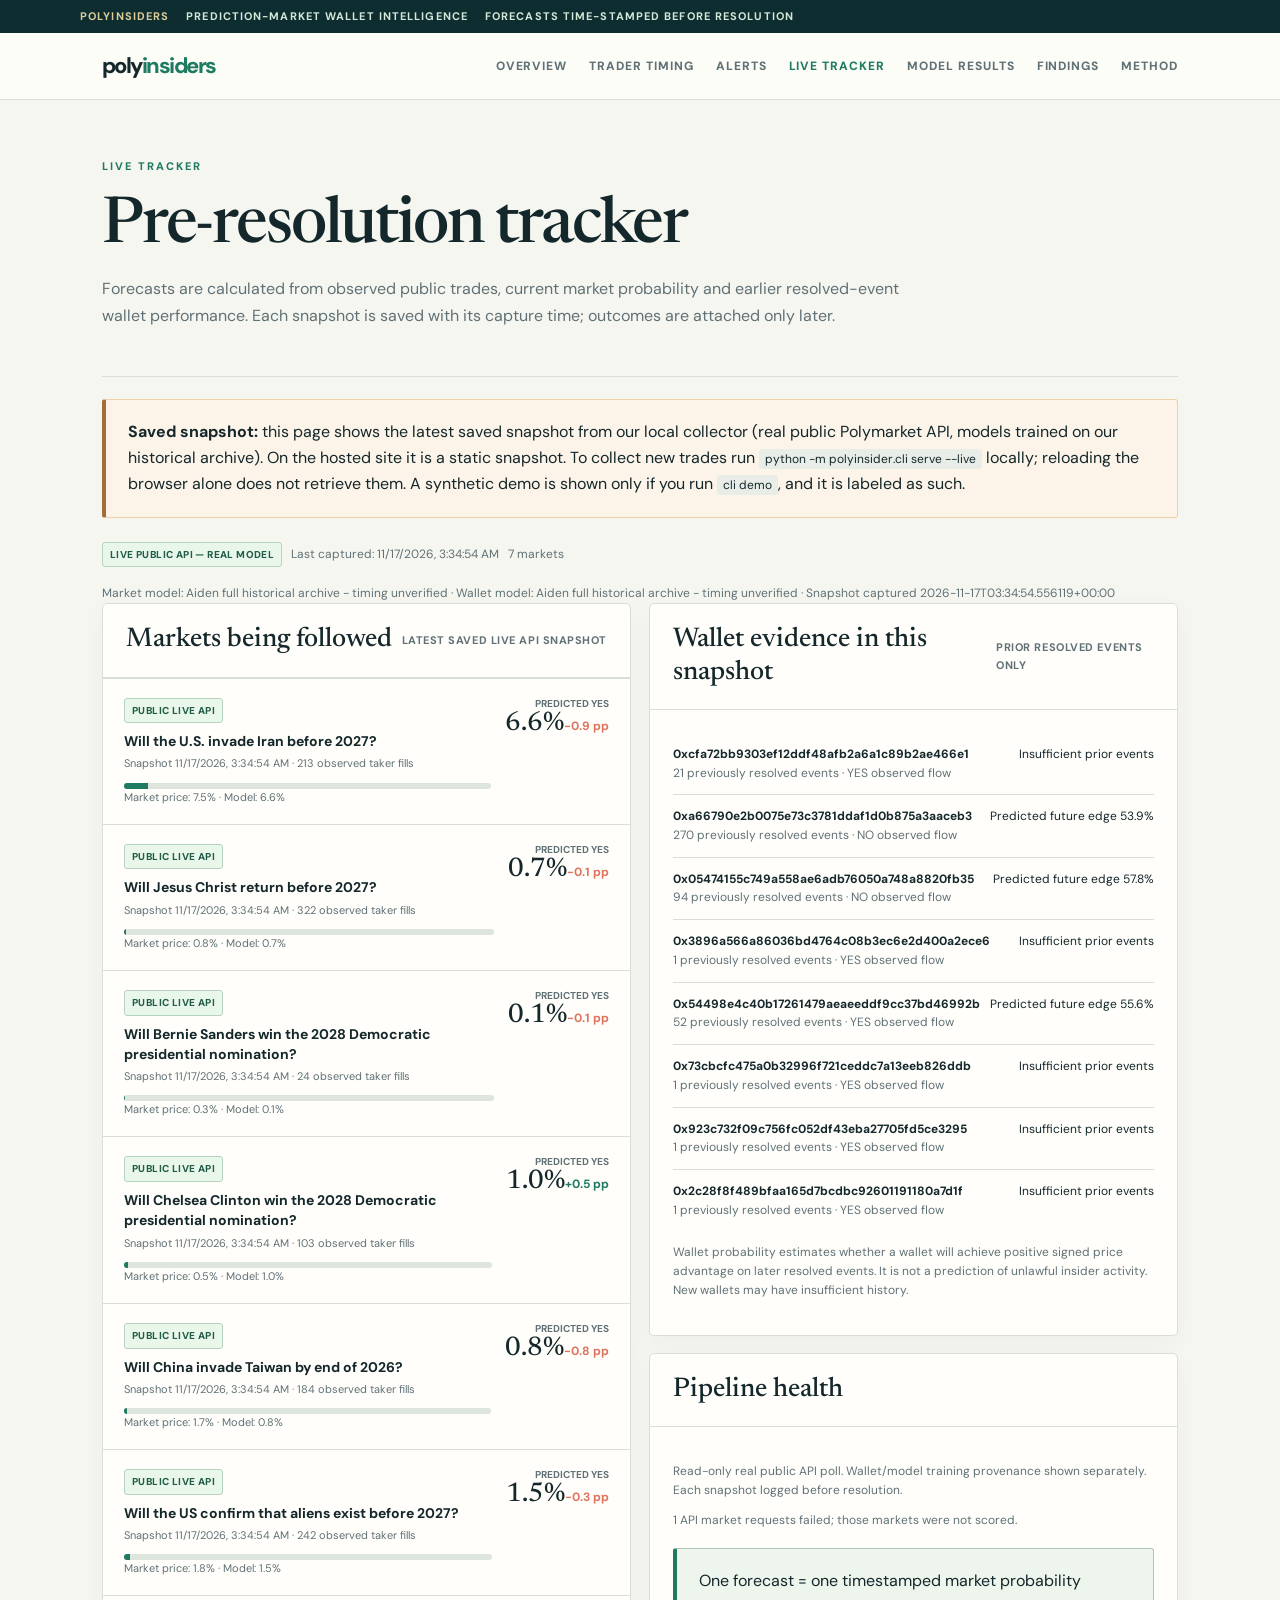
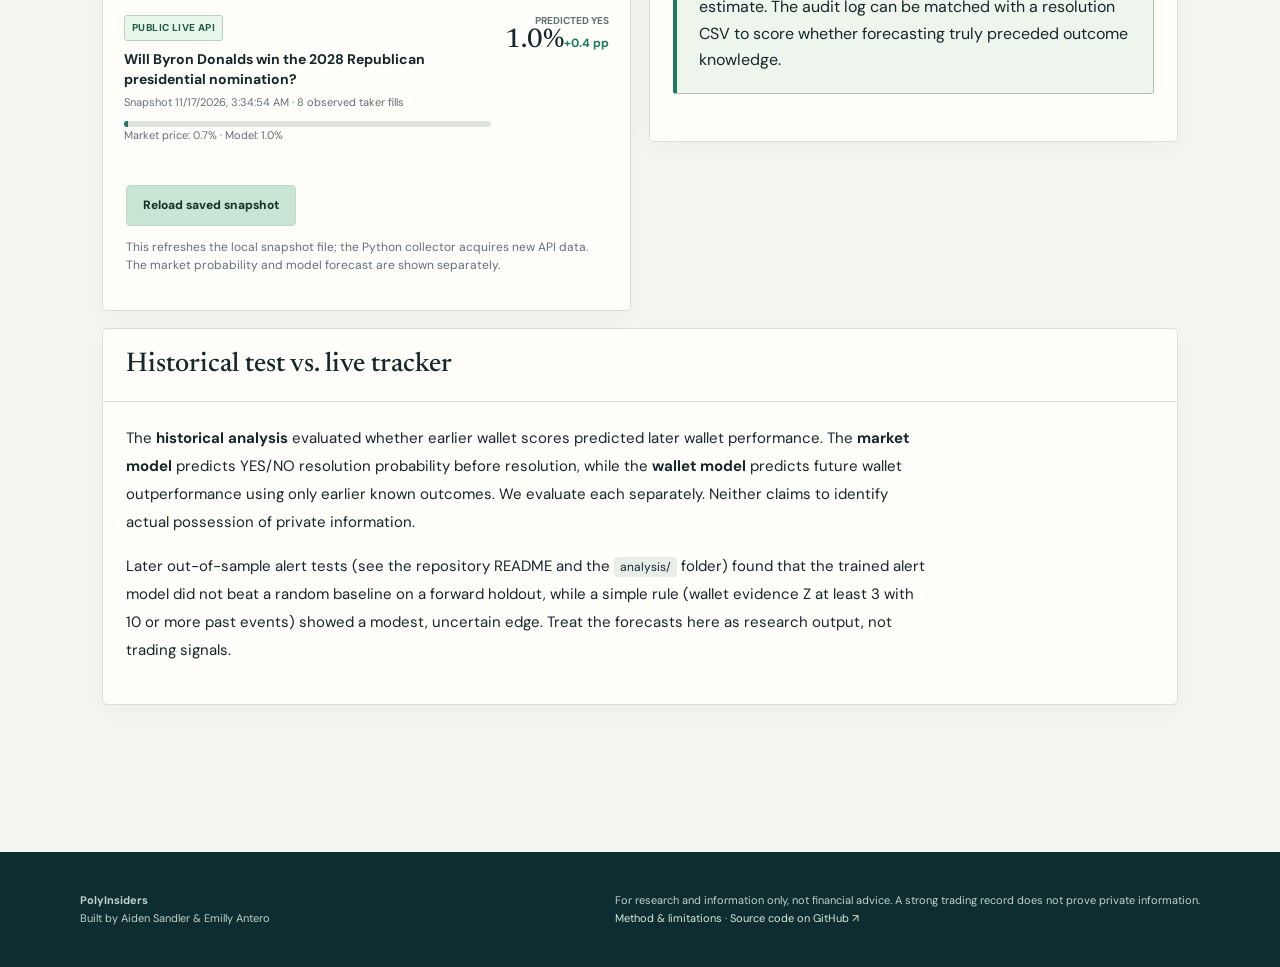
<file: web/tracker.html>
<!doctype html><html lang="en"><head><meta charset="utf-8"><meta name="viewport" content="width=device-width, initial-scale=1"><title>PolyInsiders | Pre-resolution Tracker</title><link rel="stylesheet" href="assets/style.css?v=20261117b"><link rel="icon" href="data:image/svg+xml,%3Csvg xmlns=%27http://www.w3.org/2000/svg%27 viewBox=%270 0 32 32%27%3E%3Crect width=%2732%27 height=%2732%27 rx=%276%27 fill=%27%230e2f2a%27/%3E%3Ctext x=%2716%27 y=%2723%27 font-family=%27Georgia,serif%27 font-size=%2720%27 font-weight=%27bold%27 text-anchor=%27middle%27 fill=%27%2343c59e%27%3Ep%3C/text%3E%3C/svg%3E"></head><body><div id="ticker"></div><div id="hdr"></div><main>
<div class="pagehead"><span class="eyebrow">Live tracker</span><h1>Pre-resolution tracker</h1><p class="lead">Forecasts are calculated from observed public trades, current market probability and earlier resolved-event wallet performance. Each snapshot is saved with its capture time; outcomes are attached only later.</p></div>
<div class="callout warning"><p><strong>Saved snapshot:</strong> this page shows the latest saved snapshot from our local collector (real public Polymarket API, models trained on our historical archive). On the hosted site it is a static snapshot. To collect new trades run <span class="inline-code">python -m polyinsider.cli serve --live</span> locally; reloading the browser alone does not retrieve them. A synthetic demo is shown only if you run <span class="inline-code">cli demo</span>, and it is labeled as such.</p></div>
<div id="live-status" class="statusline"></div><div class="small" id="model-provenance"></div>
<section class="grid"><div><div class="panel"><div class="hd"><h2>Markets being followed</h2><span class="sub" id="latest-ticker">Saved snapshots</span></div><div id="market-feed"></div><div class="bd"><button class="btn" onclick="loadLive()">Reload saved snapshot</button><p class="small">This refreshes the local snapshot file; the Python collector acquires new API data. The market probability and model forecast are shown separately.</p></div></div></div><div><div class="panel"><div class="hd"><h2>Wallet evidence in this snapshot</h2><span class="sub">Prior resolved events only</span></div><div class="bd"><div id="wallet-feed"></div><p class="small">Wallet probability estimates whether a wallet will achieve positive signed price advantage on later resolved events. It is not a prediction of unlawful insider activity. New wallets may have insufficient history.</p></div></div><div class="panel"><div class="hd"><h2>Pipeline health</h2></div><div class="bd"><p id="live-explanation" class="small"></p><p id="errors" class="small"></p><div class="callout"><p>One forecast = one timestamped market probability estimate. The audit log can be matched with a resolution CSV to score whether forecasting truly preceded outcome knowledge.</p></div></div></div></div></section>
<section class="panel"><div class="hd"><h2>Historical test vs. live tracker</h2></div><div class="bd prose"><p>The <strong>historical analysis</strong> evaluated whether earlier wallet scores predicted later wallet performance. The <strong>market model</strong> predicts YES/NO resolution probability before resolution, while the <strong>wallet model</strong> predicts future wallet outperformance using only earlier known outcomes. We evaluate each separately. Neither claims to identify actual possession of private information.</p><p>Later out-of-sample alert tests (see the repository README and the <span class="inline-code">analysis/</span> folder) found that the trained alert model did not beat a random baseline on a forward holdout, while a simple rule (wallet evidence Z at least 3 with 10 or more past events) showed a modest, uncertain edge. Treat the forecasts here as research output, not trading signals.</p></div></section>
</main><div id="ftr"></div><script src="assets/app.js?v=20261117b"></script><script>layout('tracker.html');loadLive();setInterval(loadLive,15000);</script></body></html>
</file>
<file: web/assets/style.css>
@import url('https://fonts.googleapis.com/css2?family=DM+Sans:wght@400;500;600;700;800&family=Newsreader:opsz,wght@6..72,400;6..72,500;6..72,600&display=swap');
:root{--ink:#14272b;--muted:#607176;--paper:#f6f6f0;--panel:#fffefa;--border:#d9dfd7;--mint:#c7e6d4;--coral:#de735d;--green:#1e7a61;--light:#e9efe7;--dark:#0d2d31;--shadow:0 8px 24px #1839320a}
*{box-sizing:border-box}html{scroll-behavior:smooth}body{margin:0;background:var(--paper);font-family:'DM Sans',Inter,-apple-system,BlinkMacSystemFont,'Segoe UI',sans-serif;color:var(--ink);line-height:1.56}a{color:var(--green);text-decoration:none}a:hover{text-decoration:underline}button{font:inherit;cursor:pointer}
#ticker{background:var(--dark);color:#d5e8d7;overflow:hidden;padding:8px max(20px,calc((100vw - 1120px)/2));font-size:11px;font-weight:700;letter-spacing:.1em;text-transform:uppercase;display:flex;gap:17px;align-items:center;white-space:nowrap}#ticker b{color:#ddce98}#hdr{border-bottom:1px solid var(--border);background:#fdfdf8;position:sticky;top:0;z-index:10}#hdr .inner{max-width:1120px;margin:auto;padding:16px 22px;display:flex;align-items:center;justify-content:space-between;gap:20px}.brand{font-size:22px;letter-spacing:-.07em;font-weight:800;color:var(--ink)}.brand span{color:var(--green)}.brand:hover{text-decoration:none}nav{display:flex;gap:22px;align-items:center}nav a{font-size:12px;text-transform:uppercase;font-weight:800;letter-spacing:.08em;color:var(--muted)}nav a.active{color:var(--green)}
main{max-width:1120px;margin:auto;padding:0 22px 100px}.pagehead{padding:53px 0 20px;border-bottom:1px solid var(--border);margin-bottom:22px}.eyebrow{display:inline-block;font-size:11px;font-weight:800;letter-spacing:.18em;color:var(--green);text-transform:uppercase}.pagehead h1,.hero h1{font:500 clamp(42px,5vw,68px)/1.06 'Newsreader',Georgia,serif;letter-spacing:-.034em;margin:16px 0 13px;max-width:940px}.lead{font-size:16px;line-height:1.7;max-width:830px;color:var(--muted);margin:0 0 26px}.hero{margin:37px 0 30px;background:var(--dark);padding:55px 54px 52px;color:#f5f7ef;position:relative;overflow:hidden;border-radius:6px}.hero:after{content:'';position:absolute;width:300px;height:300px;right:-100px;top:-80px;border:1px solid #97dfbc36;border-radius:100%;box-shadow:0 0 0 60px #c7e6d40b,0 0 0 125px #c7e6d409;pointer-events:none}.hero .eyebrow{color:#b5e2bf}.hero p{max-width:710px;color:#c9d8d5;font-size:16px}.hero h1{max-width:850px}.actions{display:flex;gap:10px;flex-wrap:wrap;margin-top:25px}.btn{display:inline-block;padding:10px 16px;border-radius:4px;border:1px solid #bfd9c4;background:var(--mint);color:#15332b;font-weight:800;font-size:12px}.btn.secondary{border-color:#709187;color:#e6ede8;background:transparent}.btn:hover{text-decoration:none;filter:brightness(.96)}.kpis{display:grid;grid-template-columns:repeat(4,minmax(0,1fr));gap:12px;margin:18px 0 26px}.metric{background:var(--panel);padding:22px 20px;border:1px solid var(--border);border-radius:5px;box-shadow:var(--shadow)}.metric .val{font:500 38px/1.15 'Newsreader',Georgia,serif;letter-spacing:-.04em}.metric .lbl{font-size:12px;color:var(--muted);line-height:1.4;margin-top:8px}.metric .tag{font-size:10px;text-transform:uppercase;font-weight:800;letter-spacing:.08em;color:var(--green);margin-bottom:7px}
.grid{display:grid;grid-template-columns:1.2fr 1fr;gap:18px}.panel{border:1px solid var(--border);background:var(--panel);border-radius:5px;box-shadow:var(--shadow);margin-bottom:17px;overflow:hidden}.panel .hd{padding:20px 23px;border-bottom:1px solid var(--border);display:flex;align-items:center;justify-content:space-between;gap:8px}.panel h2,.sectiontitle{font:500 27px/1.2 'Newsreader',Georgia,serif;margin:0}.panel .bd{padding:23px}.sub{color:var(--muted);font-size:11px;font-weight:700;text-transform:uppercase;letter-spacing:.05em}.callout{padding:19px 22px;border:1px solid #afc6b3;border-left:4px solid var(--green);background:#edf5ed;border-radius:3px;margin:18px 0 24px}.callout p{margin:0;line-height:1.65}.callout.warning{background:#fcf4e9;border-color:#ecd1aa;border-left-color:#a26e36}.toc{display:flex;gap:9px;flex-wrap:wrap;margin-bottom:23px}.toc a{border:1px solid var(--border);color:var(--muted);background:#fffefa;padding:6px 10px;border-radius:3px;font-size:12px}.prose{max-width:850px;font-size:15px;line-height:1.85}.prose p{margin:0 0 17px}.prose h3{font:500 23px 'Newsreader',Georgia,serif;margin:27px 0 9px}.prose li{margin-bottom:9px}.small{font-size:12px;color:var(--muted)}.pill{display:inline-block;border:1px solid #b6d3c1;background:#e9f7eb;color:#205c48;border-radius:3px;padding:4px 7px;font-size:10px;letter-spacing:.04em;text-transform:uppercase;font-weight:800}.pill.demo{background:#fff2de;color:#8d5b19;border-color:#eed4a5}.pill.error{background:#fff0ed;color:#a63f2e;border-color:#f0c6bc}.legend{display:flex;gap:20px;flex-wrap:wrap;align-items:center;margin:11px 0 5px}.legend span{font-size:11px;color:var(--muted)}.dot{width:8px;height:8px;display:inline-block;background:var(--green);margin-right:5px}.dot.alt{background:var(--coral)}.bars{display:flex;align-items:end;justify-content:space-around;gap:26px;padding:40px 28px 18px;height:220px;border-bottom:1px solid var(--border)}.bars .item{width:120px;display:flex;align-items:center;flex-direction:column;justify-content:end;height:100%;gap:8px}.barpair{width:95%;height:145px;display:flex;align-items:end;justify-content:center;gap:6px}.bar{width:42px;min-height:2px;background:var(--green);border-radius:4px 4px 0 0;position:relative}.bar.alt{background:var(--coral)}.bar b{position:absolute;top:-23px;left:50%;transform:translateX(-50%);font-size:12px;white-space:nowrap}.chartlabel{font-size:11px;text-align:center;font-weight:800}.tw{overflow-x:auto}table{border-collapse:collapse;width:100%;font-size:12px}thead th{background:#f0f3ed;color:var(--muted);font-size:10px;letter-spacing:.05em;text-transform:uppercase;text-align:right;white-space:nowrap}th,td{padding:12px;border-bottom:1px solid #e9ede8;text-align:right;white-space:nowrap}td:first-child,th:first-child{text-align:left}tr:last-child td{border:0}td strong{font-weight:800}.market{display:grid;grid-template-columns:1fr auto;gap:14px;padding:18px 21px;border-top:1px solid var(--border)}.market h3{font-size:14px;line-height:1.45;margin:8px 0 4px}.market .meta{font-size:11px;color:var(--muted)}.market .prob{font:500 27px 'Newsreader',Georgia,serif;text-align:right}.prob small{display:block;font:700 10px 'DM Sans',sans-serif;color:var(--muted);text-transform:uppercase}.prob .change{font:700 12px 'DM Sans',sans-serif;color:var(--green)}.prob .change.neg{color:var(--coral)}.progress{height:6px;background:#dde5dc;overflow:hidden;border-radius:4px;margin-top:10px}.progress>div{background:var(--green);height:100%}.statusline{display:flex;gap:9px;align-items:center;flex-wrap:wrap;margin:17px 0;font-size:12px;color:var(--muted)}.footer{background:var(--dark);color:#c1d2cc;padding:40px 22px;margin-top:30px}.footer .inner{max-width:1120px;margin:auto;font-size:11px}.footer a{color:#d8ecd8}.footcols{display:flex;justify-content:space-between;flex-wrap:wrap;gap:20px}.rule{border:0;border-top:1px solid var(--border);margin:30px 0}.inline-code{background:#e8eee7;border-radius:3px;padding:2px 6px;font-size:12px}.slot{background:#f5f7f3;border:1px dashed var(--border);padding:16px;font-size:12px;color:var(--muted)}.wallet-row{display:flex;justify-content:space-between;gap:10px;padding:12px 0;border-bottom:1px solid var(--border);font-size:12px}.wallet-row:last-child{border:0}.wallet-row strong{font-size:12px}.nobr{white-space:nowrap}
@media(max-width:800px){.kpis{grid-template-columns:repeat(2,minmax(0,1fr))}.grid{grid-template-columns:1fr}.hero{padding:35px 24px}.hero h1,.pagehead h1{font-size:42px}nav{gap:10px}nav a{font-size:10px}.panel .bd{padding:16px}}
@media(max-width:500px){#hdr .inner{align-items:flex-start;flex-direction:column;gap:5px}.kpis{grid-template-columns:1fr 1fr}.metric{padding:15px 11px}.metric .val{font-size:28px}.market{grid-template-columns:1fr 94px}.bars{gap:4px;padding-left:5px;padding-right:5px}main{padding-left:15px;padding-right:15px}}

@media(max-width:900px){#hdr .inner{flex-wrap:wrap}nav{flex-wrap:wrap;row-gap:7px;column-gap:13px}}
</file>
